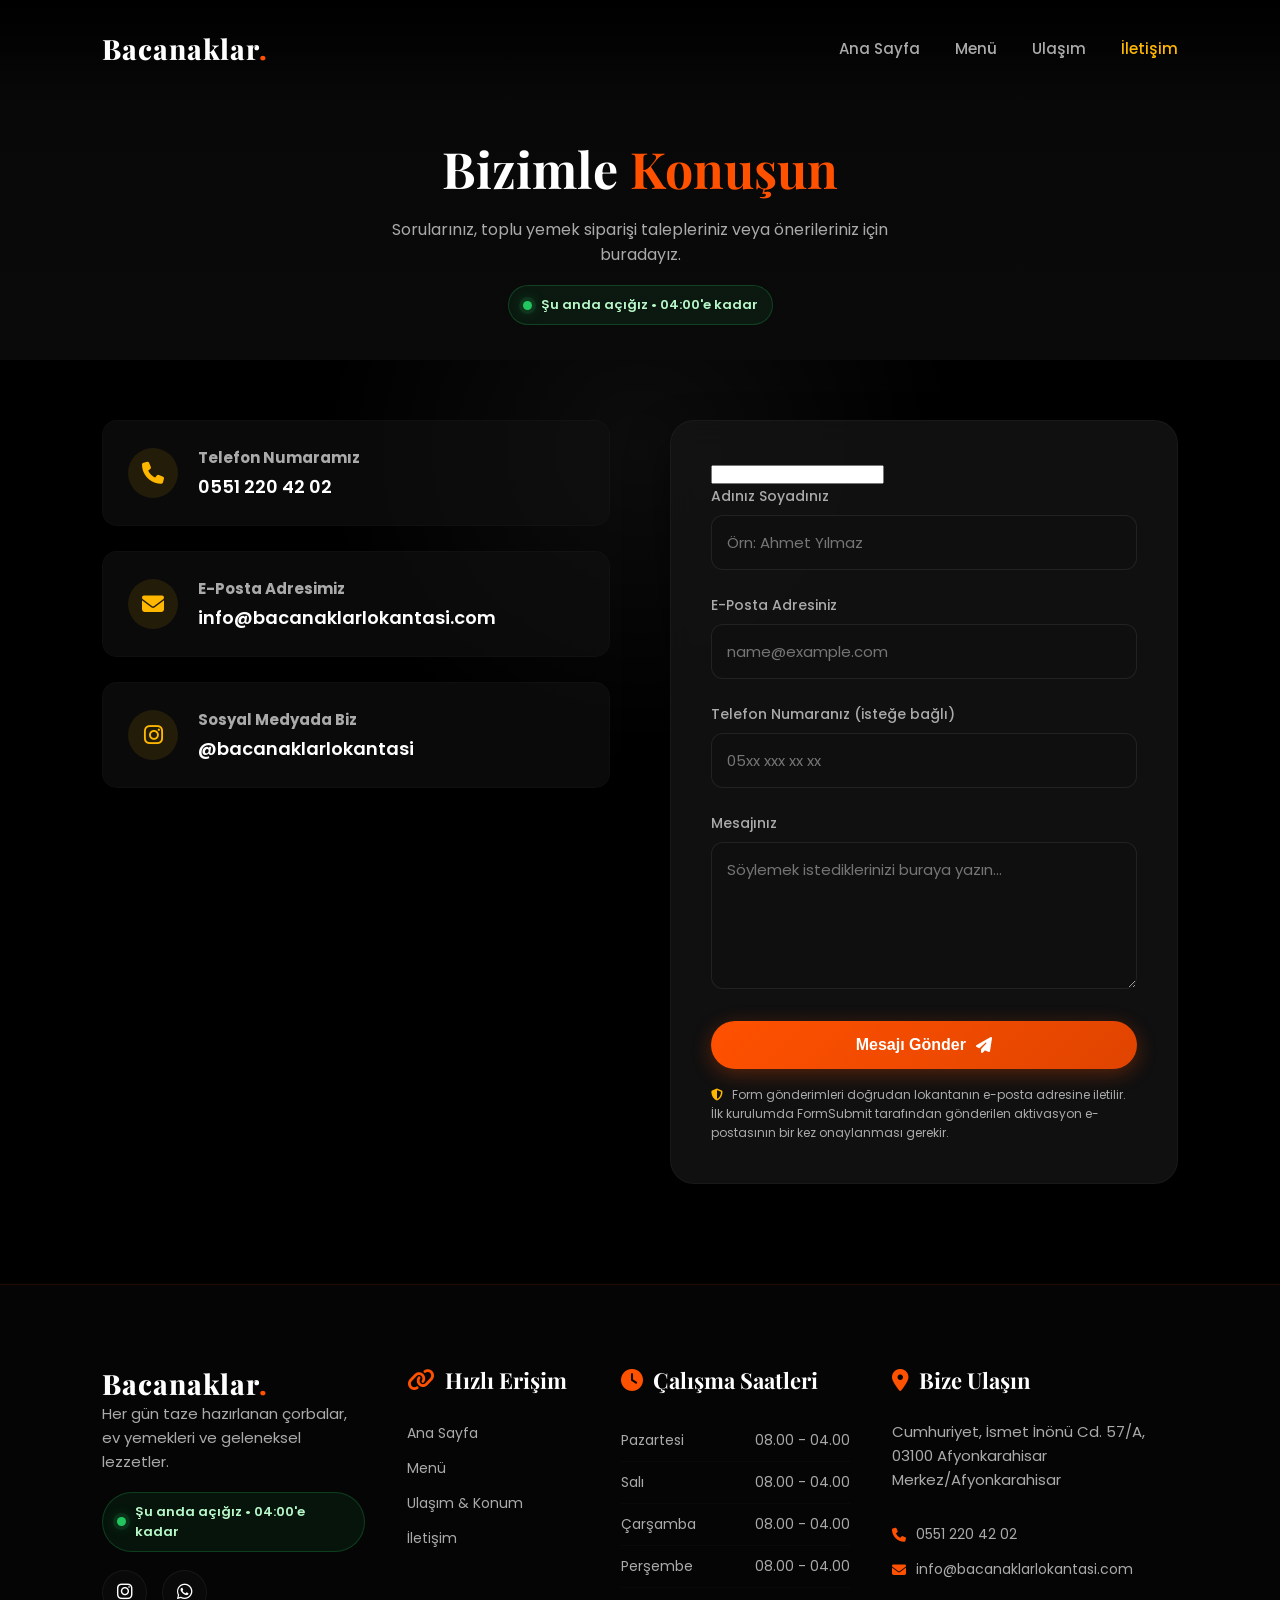
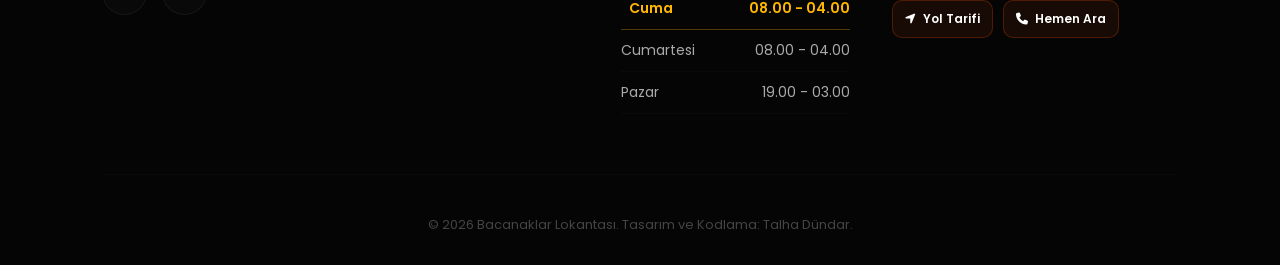
<file: iletisim.html>
<!DOCTYPE html>
<html lang="tr">
<head>
    <meta charset="UTF-8">
    <meta name="viewport" content="width=device-width, initial-scale=1.0">
    <title>İletişim | Bacanaklar Lokantası Afyonkarahisar</title>
    <!-- BACANAKLAR SEO START -->
    <meta name="description" content="Bacanaklar Lokantası iletişim: 0551 220 42 02, WhatsApp, e-posta ve mesaj formu. Sipariş, toplu yemek ve bilgi talepleriniz için bize ulaşın.">
    <meta name="robots" content="index,follow,max-image-preview:large">
    <meta name="theme-color" content="#050505">
    <link rel="canonical" href="https://bacanaklarlokantasi.vercel.app/iletisim.html">
    <link rel="icon" type="image/png" href="/assets/images/favicon.png">
    <link rel="apple-touch-icon" href="/assets/images/favicon.png">

    <meta property="og:locale" content="tr_TR">
    <meta property="og:type" content="website">
    <meta property="og:site_name" content="Bacanaklar Lokantası">
    <meta property="og:title" content="İletişim | Bacanaklar Lokantası Afyonkarahisar">
    <meta property="og:description" content="Bacanaklar Lokantası iletişim: 0551 220 42 02, WhatsApp, e-posta ve mesaj formu. Sipariş, toplu yemek ve bilgi talepleriniz için bize ulaşın.">
    <meta property="og:url" content="https://bacanaklarlokantasi.vercel.app/iletisim.html">
    <meta property="og:image" content="https://bacanaklarlokantasi.vercel.app/assets/images/bacanaklarlokanta-social.png">
    <meta property="og:image:alt" content="Bacanaklar Lokantası geleneksel lezzetleri">

    <meta name="twitter:card" content="summary_large_image">
    <meta name="twitter:title" content="İletişim | Bacanaklar Lokantası Afyonkarahisar">
    <meta name="twitter:description" content="Bacanaklar Lokantası iletişim: 0551 220 42 02, WhatsApp, e-posta ve mesaj formu. Sipariş, toplu yemek ve bilgi talepleriniz için bize ulaşın.">
    <meta name="twitter:image" content="https://bacanaklarlokantasi.vercel.app/assets/images/bacanaklarlokanta-social.png">

    <script type="application/ld+json">
{
  "@context": "https://schema.org",
  "@type": "Restaurant",
  "@id": "https://bacanaklarlokantasi.vercel.app/#restaurant",
  "name": "Bacanaklar Lokantası",
  "url": "https://bacanaklarlokantasi.vercel.app/",
  "telephone": "+90 551 220 42 02",
  "email": "info@bacanaklarlokantasi.com",
  "image": [
    "https://bacanaklarlokantasi.vercel.app/assets/images/bacanaklarlokanta-social.png",
    "https://bacanaklarlokantasi.vercel.app/assets/images/kellepaca.webp"
  ],
  "logo": "https://bacanaklarlokantasi.vercel.app/assets/images/bacanaklarlokanta-social.png",
  "priceRange": "₺₺",
  "servesCuisine": [
    "Türk Mutfağı",
    "Ev Yemekleri",
    "Çorba"
  ],
  "menu": "https://bacanaklarlokantasi.vercel.app/menu.html",
  "address": {
    "@type": "PostalAddress",
    "streetAddress": "Cumhuriyet, İsmet İnönü Cd. 57/A",
    "postalCode": "03100",
    "addressLocality": "Afyonkarahisar Merkez",
    "addressRegion": "Afyonkarahisar",
    "addressCountry": "TR"
  },
  "geo": {
    "@type": "GeoCoordinates",
    "latitude": 38.7551238,
    "longitude": 30.5512127
  },
  "hasMap": "https://www.google.com/maps/place/Bacanaklar+lokantas%C4%B1/@38.7551238,30.5512127,17z/",
  "sameAs": [
    "https://www.instagram.com/bacanaklarlokantasi/"
  ],
  "openingHours": [
    "Mo-Sa 08:00-04:00",
    "Su 19:00-03:00"
  ]
}
    </script>
    <!-- BACANAKLAR SEO END -->

    <link rel="preconnect" href="https://fonts.googleapis.com">
    <link rel="preconnect" href="https://fonts.gstatic.com" crossorigin>
    <link rel="preconnect" href="https://cdnjs.cloudflare.com" crossorigin>
    <link href="https://fonts.googleapis.com/css2?family=Playfair+Display:wght@600;800&family=Poppins:wght@300;400;500;600;700&display=swap" rel="stylesheet">
    <link rel="stylesheet" href="https://cdnjs.cloudflare.com/ajax/libs/font-awesome/6.4.0/css/all.min.css">
    <link rel="stylesheet" href="style.css">
</head>
<body>

    <nav class="navbar">
        <a href="index.html" class="logo">Bacanaklar<span>.</span></a>

        <button class="nav-toggle" type="button" aria-label="Menüyü aç/kapat" aria-expanded="false">
            <i class="fa-solid fa-bars"></i>
        </button>
        <ul class="nav-links">
            <li><a href="index.html">Ana Sayfa</a></li>
            <li><a href="menu.html">Menü</a></li>
            <li><a href="ulasim.html">Ulaşım</a></li>
            <li><a href="iletisim.html" class="active">İletişim</a></li>
        </ul>
    </nav>

    <section class="menu-page-hero" style="background: linear-gradient(to bottom, rgba(10,10,10,0.7), #0a0a0a), url('https://images.unsplash.com/photo-1534536281715-e28d76689b4d?q=80&w=1200&auto=format&fit=crop') center/cover;">
        <div class="menu-hero-text">
            <h1 class="animate-fade-up">Bizimle <span>Konuşun</span></h1>
            <p class="animate-fade-up delay-1">Sorularınız, toplu yemek siparişi talepleriniz veya önerileriniz için buradayız.</p>
            <div class="restaurant-status hero-status page-hero-status" data-restaurant-status aria-live="polite">
                <span class="status-dot" aria-hidden="true"></span>
                <span class="status-text">Çalışma durumu hesaplanıyor…</span>
            </div>
        </div>
    </section>

    <section class="contact-page-section">
        <div class="contact-grid">
            
            <div class="contact-methods animate-fade-up delay-2">
                <a class="c-method-box c-method-link" href="tel:+905512204202">
                    <i class="fa-solid fa-phone"></i>
                    <div>
                        <h4>Telefon Numaramız</h4>
                        <p>0551 220 42 02</p>
                    </div>
                </a>
                <a class="c-method-box c-method-link" href="mailto:info@bacanaklarlokantasi.com">
                    <i class="fa-solid fa-envelope"></i>
                    <div>
                        <h4>E-Posta Adresimiz</h4>
                        <p>info@bacanaklarlokantasi.com</p>
                    </div>
                </a>
                <a class="c-method-box c-method-link" href="https://www.instagram.com/bacanaklarlokantasi/" target="_blank" rel="noopener noreferrer">
                    <i class="fa-brands fa-instagram"></i>
                    <div>
                        <h4>Sosyal Medyada Biz</h4>
                        <p>@bacanaklarlokantasi</p>
                    </div>
                </a>
            </div>

            <div class="contact-form-container animate-fade-up delay-3">
                <form class="glowing-form" id="contact-form" action="https://formsubmit.co/info@bacanaklarlokantasi.com" method="POST">
                    <input type="hidden" name="_subject" value="Bacanaklar web sitesi yeni mesaj">
                    <input type="hidden" name="_next" value="https://bacanaklarlokantasi.vercel.app/iletisim.html?sent=1">
                    <input type="hidden" name="_template" value="table">
                    <input type="hidden" name="_captcha" value="false">
                    <input type="text" name="_honey" class="form-honeypot" tabindex="-1" autocomplete="off" aria-hidden="true">
                    <div class="form-group">
                        <label for="name">Adınız Soyadınız</label>
                        <input type="text" id="name" name="name" autocomplete="name" placeholder="Örn: Ahmet Yılmaz" required>
                    </div>
                    <div class="form-group">
                        <label for="email">E-Posta Adresiniz</label>
                        <input type="email" id="email" name="email" autocomplete="email" placeholder="name@example.com" required>
                    </div>
                    <div class="form-group">
                        <label for="phone">Telefon Numaranız <span class="optional-label">(isteğe bağlı)</span></label>
                        <input type="tel" id="phone" name="phone" autocomplete="tel" inputmode="tel" placeholder="05xx xxx xx xx">
                    </div>
                    <div class="form-group">
                        <label for="message">Mesajınız</label>
                        <textarea id="message" name="message" rows="5" placeholder="Söylemek istediklerinizi buraya yazın..." required></textarea>
                    </div>
                    <button type="submit" class="btn btn-primary" style="width: 100%; justify-content: center;">
                        Mesajı Gönder <i class="fa-solid fa-paper-plane"></i>
                    </button>
                </form>
                <div id="form-status" class="form-status" role="status" aria-live="polite"></div>
                <p class="form-note"><i class="fa-solid fa-shield-halved"></i> Form gönderimleri doğrudan lokantanın e-posta adresine iletilir. İlk kurulumda FormSubmit tarafından gönderilen aktivasyon e-postasının bir kez onaylanması gerekir.</p>
            </div>

        </div>
    </section>

    <footer class="site-footer" id="footer">
        <div class="footer-container footer-container-v2">
            <div class="footer-info">
                <a href="index.html" class="logo">Bacanaklar<span>.</span></a>
                <p class="footer-tagline">Her gün taze hazırlanan çorbalar, ev yemekleri ve geleneksel lezzetler.</p>
                <div class="restaurant-status footer-status" data-restaurant-status aria-live="polite">
                    <span class="status-dot" aria-hidden="true"></span>
                    <span class="status-text">Çalışma durumu hesaplanıyor…</span>
                </div>
                <div class="social-links">
                    <a href="https://www.instagram.com/bacanaklarlokantasi/" target="_blank" rel="noopener noreferrer" aria-label="Bacanaklar Lokantası Instagram">
                        <i class="fa-brands fa-instagram"></i>
                    </a>
                    <a href="https://wa.me/905512204202?text=Merhaba%20Bacanaklar%20Lokantas%C4%B1%2C%20bilgi%20almak%20istiyorum." target="_blank" rel="noopener noreferrer" aria-label="Bacanaklar Lokantası WhatsApp">
                        <i class="fa-brands fa-whatsapp"></i>
                    </a>
                </div>
            </div>

            <div class="footer-links">
                <h3><i class="fa-solid fa-link"></i> Hızlı Erişim</h3>
                <ul class="footer-link-list">
                    <li><a href="index.html">Ana Sayfa</a></li>
                    <li><a href="menu.html">Menü</a></li>
                    <li><a href="ulasim.html">Ulaşım & Konum</a></li>
                    <li><a href="iletisim.html">İletişim</a></li>
                </ul>
            </div>

            <div class="footer-hours">
                <h3><i class="fa-solid fa-clock"></i> Çalışma Saatleri</h3>
                <ul class="hours-list">
                    <li class="day-row" data-day="1"><span>Pazartesi</span> <span>08.00 - 04.00</span></li>
                    <li class="day-row" data-day="2"><span>Salı</span> <span>08.00 - 04.00</span></li>
                    <li class="day-row" data-day="3"><span>Çarşamba</span> <span>08.00 - 04.00</span></li>
                    <li class="day-row" data-day="4"><span>Perşembe</span> <span>08.00 - 04.00</span></li>
                    <li class="day-row" data-day="5"><span>Cuma</span> <span>08.00 - 04.00</span></li>
                    <li class="day-row" data-day="6"><span>Cumartesi</span> <span>08.00 - 04.00</span></li>
                    <li class="day-row" data-day="0"><span>Pazar</span> <span>19.00 - 03.00</span></li>
                </ul>
            </div>

            <div class="footer-contact">
                <h3><i class="fa-solid fa-location-dot"></i> Bize Ulaşın</h3>
                <p class="address-text">Cumhuriyet, İsmet İnönü Cd. 57/A, 03100 Afyonkarahisar Merkez/Afyonkarahisar</p>
                <ul class="footer-contact-list">
                    <li><a href="tel:+905512204202"><i class="fa-solid fa-phone"></i> 0551 220 42 02</a></li>
                    <li><a href="mailto:info@bacanaklarlokantasi.com"><i class="fa-solid fa-envelope"></i> info@bacanaklarlokantasi.com</a></li>
                </ul>
                <div class="footer-cta-row">
                    <a class="footer-mini-btn" href="https://www.google.com/maps/dir/?api=1&destination=Bacanaklar%20Lokantas%C4%B1%2C%20Afyonkarahisar" target="_blank" rel="noopener noreferrer">
                        <i class="fa-solid fa-location-arrow"></i> Yol Tarifi
                    </a>
                    <a class="footer-mini-btn" href="tel:+905512204202">
                        <i class="fa-solid fa-phone"></i> Hemen Ara
                    </a>
                </div>
            </div>
        </div>

        <div class="footer-bottom">
            <p>© 2026 Bacanaklar Lokantası. Tasarım ve Kodlama: Talha Dündar.</p>
        </div>
    </footer>


    <div class="mobile-action-bar" aria-label="Hızlı işlemler">
        <a href="tel:+905512204202" class="mobile-action">
            <i class="fa-solid fa-phone"></i><span>Ara</span>
        </a>
        <a href="https://wa.me/905512204202?text=Merhaba%20Bacanaklar%20Lokantas%C4%B1%2C%20bilgi%20almak%20istiyorum." target="_blank" rel="noopener noreferrer" class="mobile-action">
            <i class="fa-brands fa-whatsapp"></i><span>WhatsApp</span>
        </a>
        <a href="https://www.google.com/maps/dir/?api=1&destination=Bacanaklar%20Lokantas%C4%B1%2C%20Afyonkarahisar" target="_blank" rel="noopener noreferrer" class="mobile-action">
            <i class="fa-solid fa-location-arrow"></i><span>Yol Tarifi</span>
        </a>
    </div>

    <script src="script.js"></script>
</body>
</html>
</file>
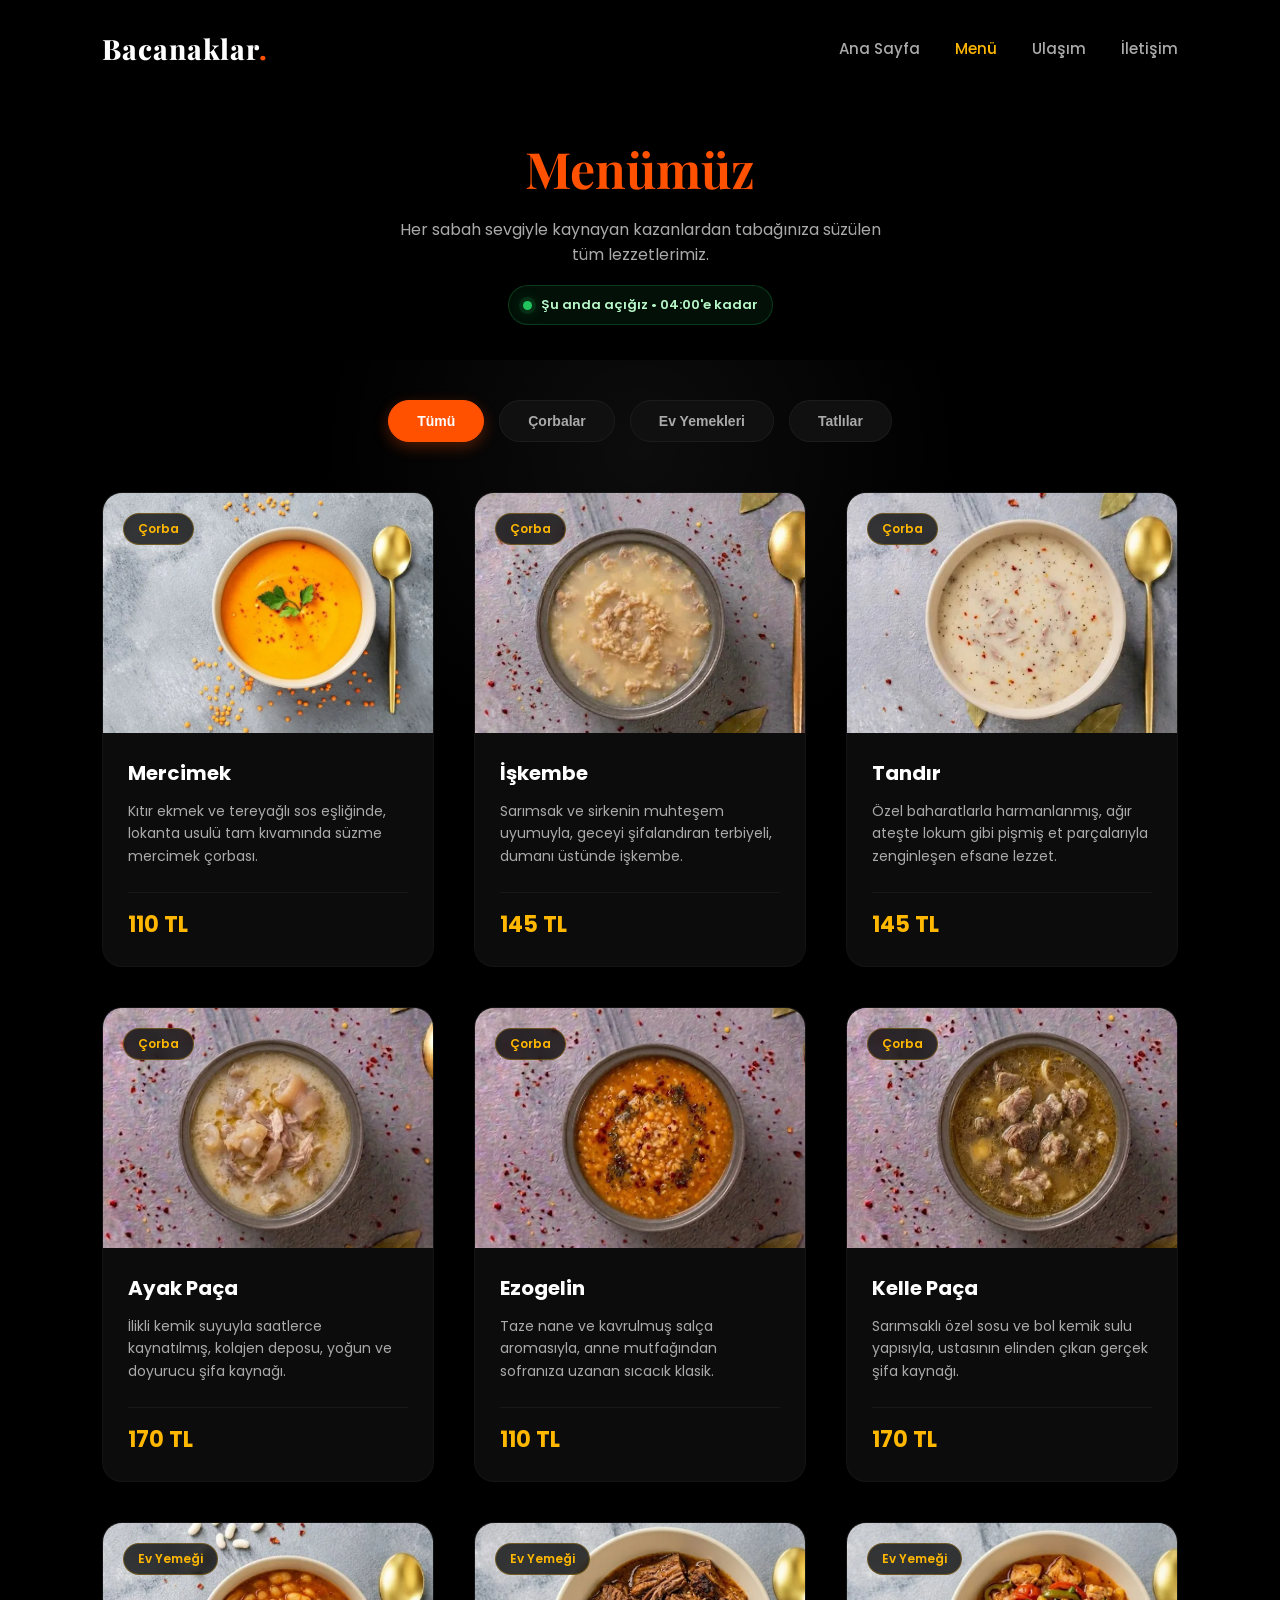
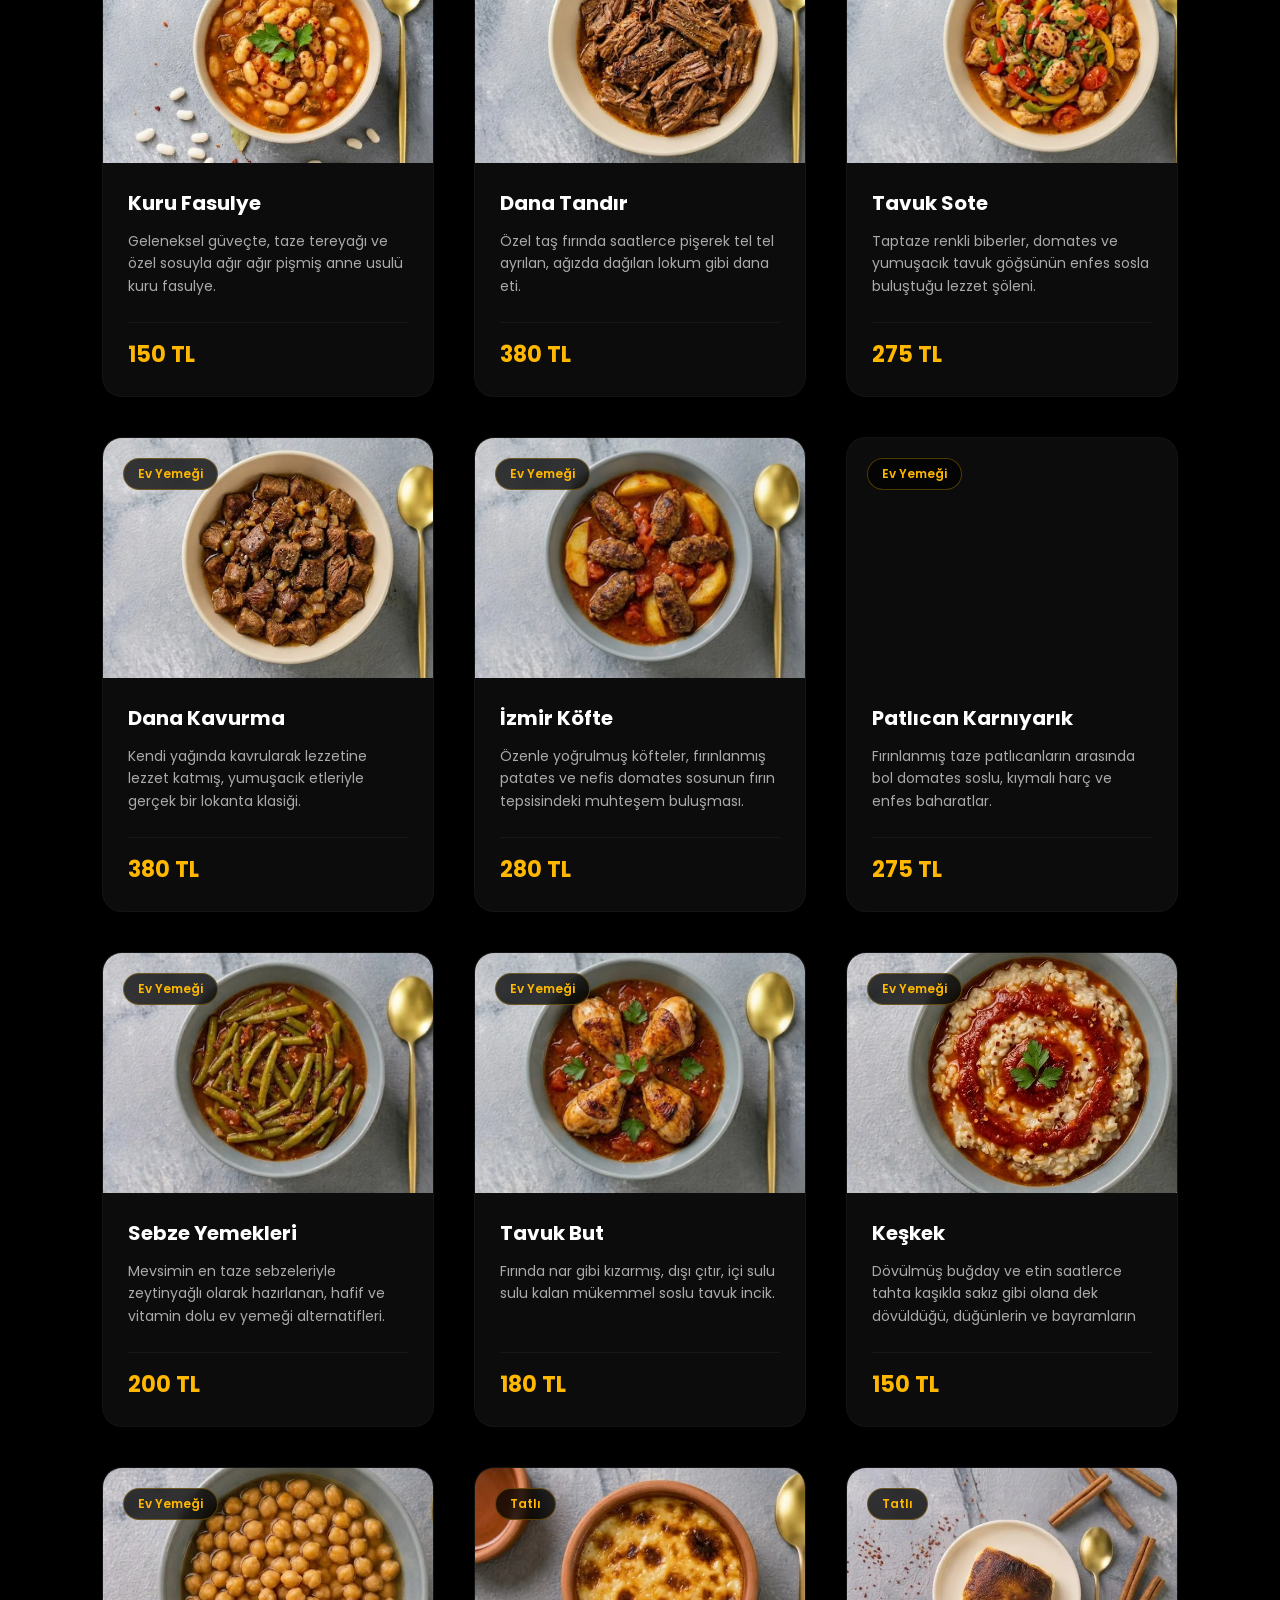
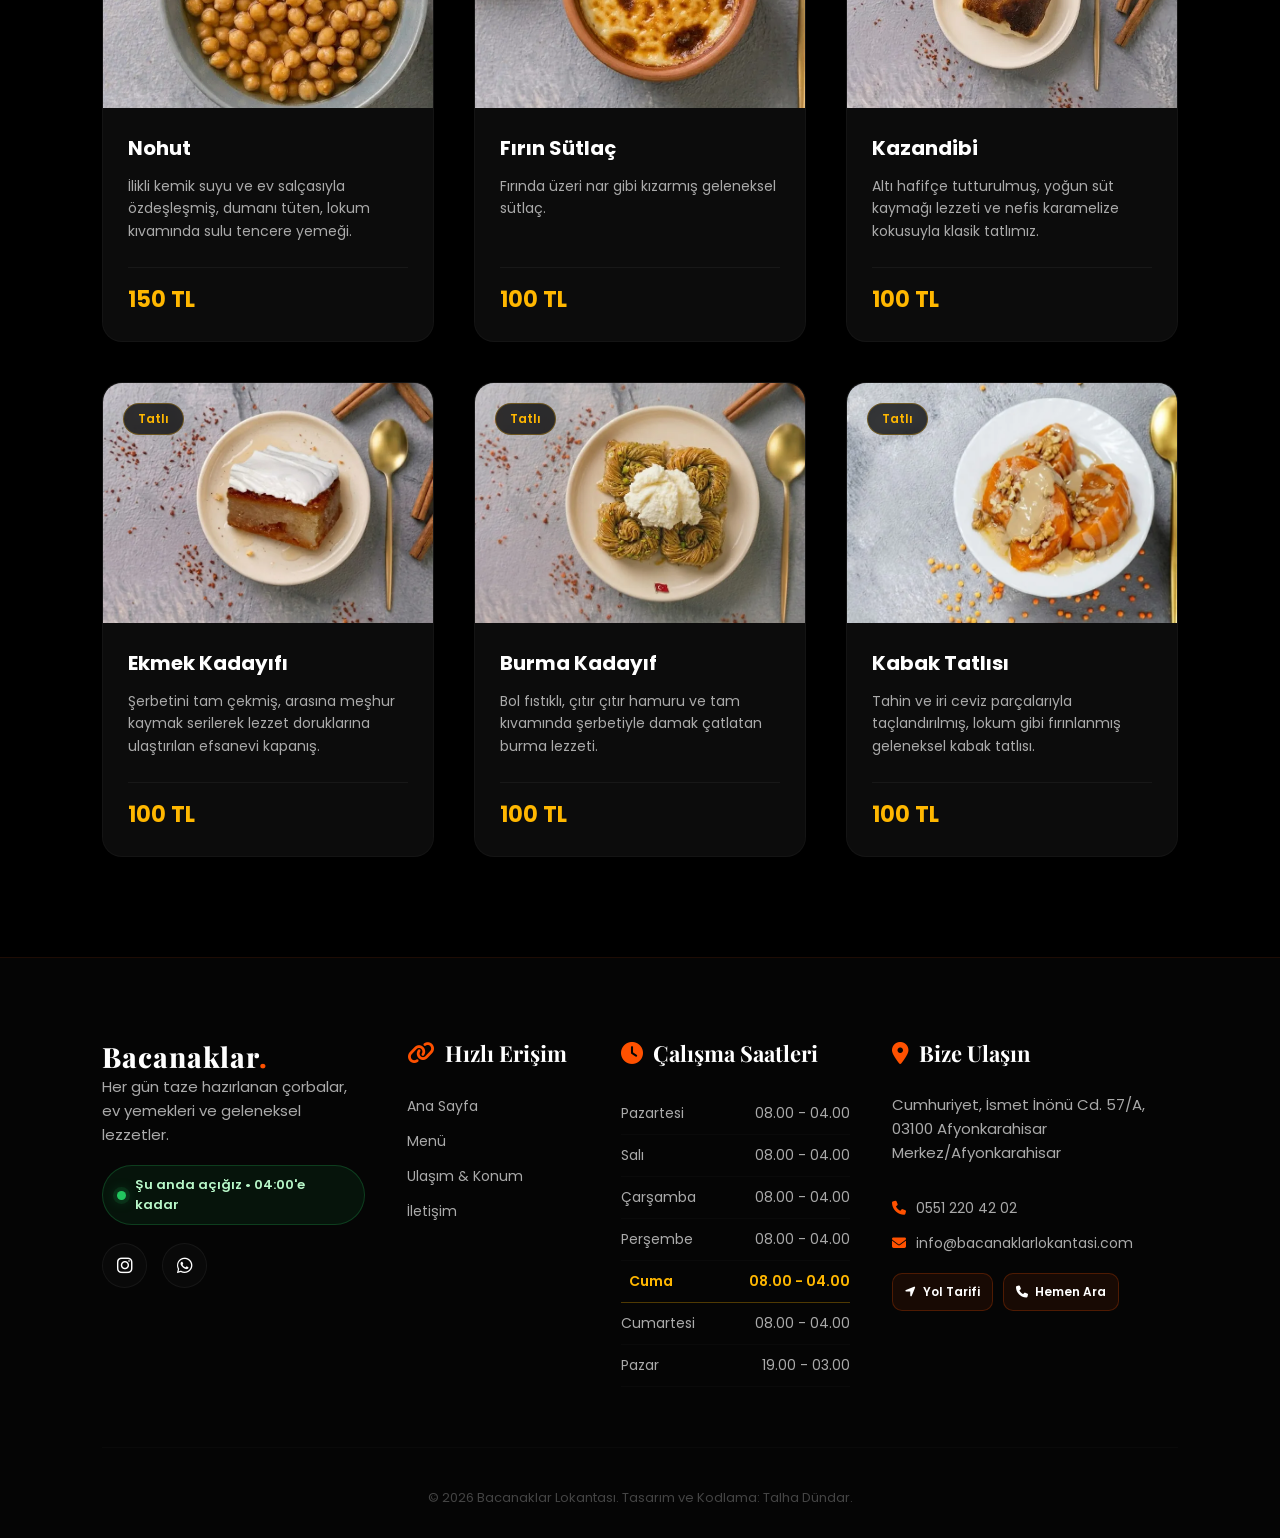
<file: menu.html>
<!DOCTYPE html>
<html lang="tr">
<head>
    <meta charset="UTF-8">
    <meta name="viewport" content="width=device-width, initial-scale=1.0">
    <title>Menü | Bacanaklar Lokantası Afyonkarahisar</title>
    <!-- BACANAKLAR SEO START -->
    <meta name="description" content="Bacanaklar Lokantası menüsü: mercimek, işkembe, tandır, kelle paça çorbaları; dana tandır, kuru fasulye, ev yemekleri ve geleneksel tatlılar.">
    <meta name="robots" content="index,follow,max-image-preview:large">
    <meta name="theme-color" content="#050505">
    <link rel="canonical" href="https://bacanaklarlokantasi.vercel.app/menu.html">
    <link rel="icon" type="image/png" href="/assets/images/favicon.png">
    <link rel="apple-touch-icon" href="/assets/images/favicon.png">

    <meta property="og:locale" content="tr_TR">
    <meta property="og:type" content="website">
    <meta property="og:site_name" content="Bacanaklar Lokantası">
    <meta property="og:title" content="Menü | Bacanaklar Lokantası Afyonkarahisar">
    <meta property="og:description" content="Bacanaklar Lokantası menüsü: mercimek, işkembe, tandır, kelle paça çorbaları; dana tandır, kuru fasulye, ev yemekleri ve geleneksel tatlılar.">
    <meta property="og:url" content="https://bacanaklarlokantasi.vercel.app/menu.html">
    <meta property="og:image" content="https://bacanaklarlokantasi.vercel.app/assets/images/bacanaklarlokanta-social.png">
    <meta property="og:image:alt" content="Bacanaklar Lokantası geleneksel lezzetleri">

    <meta name="twitter:card" content="summary_large_image">
    <meta name="twitter:title" content="Menü | Bacanaklar Lokantası Afyonkarahisar">
    <meta name="twitter:description" content="Bacanaklar Lokantası menüsü: mercimek, işkembe, tandır, kelle paça çorbaları; dana tandır, kuru fasulye, ev yemekleri ve geleneksel tatlılar.">
    <meta name="twitter:image" content="https://bacanaklarlokantasi.vercel.app/assets/images/bacanaklarlokanta-social.png">

    <script type="application/ld+json">
{
  "@context": "https://schema.org",
  "@type": "Restaurant",
  "@id": "https://bacanaklarlokantasi.vercel.app/#restaurant",
  "name": "Bacanaklar Lokantası",
  "url": "https://bacanaklarlokantasi.vercel.app/",
  "telephone": "+90 551 220 42 02",
  "email": "info@bacanaklarlokantasi.com",
  "image": [
    "https://bacanaklarlokantasi.vercel.app/assets/images/bacanaklarlokanta-social.png",
    "https://bacanaklarlokantasi.vercel.app/assets/images/kellepaca.webp"
  ],
  "logo": "https://bacanaklarlokantasi.vercel.app/assets/images/bacanaklarlokanta-social.png",
  "priceRange": "₺₺",
  "servesCuisine": [
    "Türk Mutfağı",
    "Ev Yemekleri",
    "Çorba"
  ],
  "menu": "https://bacanaklarlokantasi.vercel.app/menu.html",
  "address": {
    "@type": "PostalAddress",
    "streetAddress": "Cumhuriyet, İsmet İnönü Cd. 57/A",
    "postalCode": "03100",
    "addressLocality": "Afyonkarahisar Merkez",
    "addressRegion": "Afyonkarahisar",
    "addressCountry": "TR"
  },
  "geo": {
    "@type": "GeoCoordinates",
    "latitude": 38.7551238,
    "longitude": 30.5512127
  },
  "hasMap": "https://www.google.com/maps/place/Bacanaklar+lokantas%C4%B1/@38.7551238,30.5512127,17z/",
  "sameAs": [
    "https://www.instagram.com/bacanaklarlokantasi/"
  ],
  "openingHours": [
    "Mo-Sa 08:00-04:00",
    "Su 19:00-03:00"
  ]
}
    </script>
    <!-- BACANAKLAR SEO END -->

    <link rel="preconnect" href="https://fonts.googleapis.com">
    <link rel="preconnect" href="https://fonts.gstatic.com" crossorigin>
    <link rel="preconnect" href="https://cdnjs.cloudflare.com" crossorigin>
    <link href="https://fonts.googleapis.com/css2?family=Playfair+Display:wght@600;800&family=Poppins:wght@300;400;500;600;700&display=swap" rel="stylesheet">
    <link rel="stylesheet" href="https://cdnjs.cloudflare.com/ajax/libs/font-awesome/6.4.0/css/all.min.css">
    <link rel="stylesheet" href="style.css">
</head>
<body>

    <nav class="navbar">
        <a href="index.html" class="logo">Bacanaklar<span>.</span></a>

        <button class="nav-toggle" type="button" aria-label="Menüyü aç/kapat" aria-expanded="false">
            <i class="fa-solid fa-bars"></i>
        </button>
        <ul class="nav-links">
            <li><a href="index.html">Ana Sayfa</a></li>
            <li><a href="menu.html" class="active">Menü</a></li>
            <li><a href="ulasim.html">Ulaşım</a></li>
            <li><a href="iletisim.html">İletişim</a></li>
        </ul>
    </nav>

    <section class="menu-page-hero">
        <div class="menu-hero-text">
            <h1 class="animate-fade-up"><span>Menümüz</span></h1>
            <p class="animate-fade-up delay-1">Her sabah sevgiyle kaynayan kazanlardan tabağınıza süzülen tüm lezzetlerimiz.</p>
            <div class="restaurant-status hero-status page-hero-status" data-restaurant-status aria-live="polite">
                <span class="status-dot" aria-hidden="true"></span>
                <span class="status-text">Çalışma durumu hesaplanıyor…</span>
            </div>
        </div>
    </section>

    <section class="menu-filter-section">
        <div class="filter-buttons animate-fade-up delay-2">
            <button class="filter-btn active" data-filter="all">Tümü</button>
            <button class="filter-btn" data-filter="corba">Çorbalar</button>
            <button class="filter-btn" data-filter="ev-yemegi">Ev Yemekleri</button>
            <button class="filter-btn" data-filter="tatli">Tatlılar</button>
        </div>

        <div class="menu-grid menu-page-grid animate-fade-up delay-3">
            
            <!-- ÇORBALAR -->
            <div class="menu-card filter-item" data-category="corba">
                <div class="card-img-container">
                    <img src="assets/images/mercimek.webp" alt="Mercimek Çorbası" loading="lazy" decoding="async" width="800" height="600">
                    <span class="card-badge">Çorba</span>
                </div>
                <div class="card-info">
                    <h3>Mercimek</h3>
                    <p>Kıtır ekmek ve tereyağlı sos eşliğinde, lokanta usulü tam kıvamında süzme mercimek çorbası.</p>
                    <div class="card-footer"><span class="price">110 TL</span></div>
                </div>
            </div>

             <div class="menu-card filter-item" data-category="corba">
                <div class="card-img-container">
                    <img src="assets/images/iskembe.webp" alt="İşkembe Çorbası" loading="lazy" decoding="async" width="667" height="358">
                    <span class="card-badge">Çorba</span>
                </div>
                <div class="card-info">
                    <h3>İşkembe</h3>
                    <p>Sarımsak ve sirkenin muhteşem uyumuyla, geceyi şifalandıran terbiyeli, dumanı üstünde işkembe.</p>
                    <div class="card-footer"><span class="price">145 TL</span></div>
                </div>
            </div>

             <div class="menu-card filter-item" data-category="corba">
                <div class="card-img-container">
                    <img src="assets/images/tandircorbasi.webp" alt="Tandır Çorbası" loading="lazy" decoding="async" width="679" height="360">
                    <span class="card-badge">Çorba</span>
                </div>
                <div class="card-info">
                    <h3>Tandır</h3>
                    <p>Özel baharatlarla harmanlanmış, ağır ateşte lokum gibi pişmiş et parçalarıyla zenginleşen efsane lezzet.</p>
                    <div class="card-footer"><span class="price">145 TL</span></div>
                </div>
            </div>

            <div class="menu-card filter-item" data-category="corba">
                <div class="card-img-container">
                    <img src="assets/images/ayakpaca.webp" alt="Ayak Paça Çorbası" loading="lazy" decoding="async" width="852" height="492">
                    <span class="card-badge">Çorba</span>
                </div>
                <div class="card-info">
                    <h3>Ayak Paça</h3>
                    <p>İlikli kemik suyuyla saatlerce kaynatılmış, kolajen deposu, yoğun ve doyurucu şifa kaynağı.</p>
                    <div class="card-footer"><span class="price">170 TL</span></div>
                </div>
            </div>

            <div class="menu-card filter-item" data-category="corba">
                <div class="card-img-container">
                    <img src="assets/images/ezogelin.webp" alt="Ezogelin Çorbası" loading="lazy" decoding="async" width="899" height="496">
                    <span class="card-badge">Çorba</span>
                </div>
                <div class="card-info">
                    <h3>Ezogelin</h3>
                    <p>Taze nane ve kavrulmuş salça aromasıyla, anne mutfağından sofranıza uzanan sıcacık klasik.</p>
                    <div class="card-footer"><span class="price">110 TL</span></div>
                </div>
            </div>

            <div class="menu-card filter-item" data-category="corba">
                <div class="card-img-container">
                    <img src="assets/images/kellepaca.webp" alt="Kelle Paça Çorbası" loading="lazy" decoding="async" width="893" height="564">
                    <span class="card-badge">Çorba</span>
                </div>
                <div class="card-info">
                    <h3>Kelle Paça</h3>
                    <p>Sarımsaklı özel sosu ve bol kemik sulu yapısıyla, ustasının elinden çıkan gerçek şifa kaynağı.</p>
                    <div class="card-footer"><span class="price">170 TL</span></div>
                </div>
            </div>

            <!-- EV YEMEKLERİ -->
            <div class="menu-card filter-item" data-category="ev-yemegi">
                <div class="card-img-container">
                    <img src="assets/images/kurufasulye.webp" alt="Kuru Fasulye" loading="lazy" decoding="async" width="700" height="383">
                    <span class="card-badge">Ev Yemeği</span>
                </div>
                <div class="card-info">
                    <h3>Kuru Fasulye</h3>
                    <p>Geleneksel güveçte, taze tereyağı ve özel sosuyla ağır ağır pişmiş anne usulü kuru fasulye.</p>
                    <div class="card-footer"><span class="price">150 TL</span></div>
                </div>
            </div>

            <div class="menu-card filter-item" data-category="ev-yemegi">
                <div class="card-img-container">
                    <img src="assets/images/danatandir.webp" alt="Dana Tandır" loading="lazy" decoding="async" width="901" height="569">
                    <span class="card-badge">Ev Yemeği</span>
                </div>
                <div class="card-info">
                    <h3>Dana Tandır</h3>
                    <p>Özel taş fırında saatlerce pişerek tel tel ayrılan, ağızda dağılan lokum gibi dana eti.</p>
                    <div class="card-footer"><span class="price">380 TL</span></div>
                </div>
            </div>

            <div class="menu-card filter-item" data-category="ev-yemegi">
                <div class="card-img-container">
                    <img src="assets/images/tavuksote.webp" alt="Tavuk Sote" loading="lazy" decoding="async" width="837" height="550">
                    <span class="card-badge">Ev Yemeği</span>
                </div>
                <div class="card-info">
                    <h3>Tavuk Sote</h3>
                    <p>Taptaze renkli biberler, domates ve yumuşacık tavuk göğsünün enfes sosla buluştuğu lezzet şöleni.</p>
                    <div class="card-footer"><span class="price">275 TL</span></div>
                </div>
            </div>

            <div class="menu-card filter-item" data-category="ev-yemegi">
                <div class="card-img-container">
                    <img src="assets/images/danakavurma.webp" alt="Dana Kavurma" loading="lazy" decoding="async" width="801" height="581">
                    <span class="card-badge">Ev Yemeği</span>
                </div>
                <div class="card-info">
                    <h3>Dana Kavurma</h3>
                    <p>Kendi yağında kavrularak lezzetine lezzet katmış, yumuşacık etleriyle gerçek bir lokanta klasiği.</p>
                    <div class="card-footer"><span class="price">380 TL</span></div>
                </div>
            </div>

            <div class="menu-card filter-item" data-category="ev-yemegi">
                <div class="card-img-container">
                    <img src="assets/images/izmirkofte.webp" alt="İzmir Köfte" loading="lazy" decoding="async" width="776" height="546">
                    <span class="card-badge">Ev Yemeği</span>
                </div>
                <div class="card-info">
                    <h3>İzmir Köfte</h3>
                    <p>Özenle yoğrulmuş köfteler, fırınlanmış patates ve nefis domates sosunun fırın tepsisindeki muhteşem buluşması.</p>
                    <div class="card-footer"><span class="price">280 TL</span></div>
                </div>
            </div>

            <div class="menu-card filter-item" data-category="ev-yemegi">
                <div class="card-img-container">
                    <img src="assets/images/karniyarik.webp" alt="Patlıcan Karnıyarık" loading="lazy" decoding="async" width="816" height="549">
                    <span class="card-badge">Ev Yemeği</span>
                </div>
                <div class="card-info">
                    <h3>Patlıcan Karnıyarık</h3>
                    <p>Fırınlanmış taze patlıcanların arasında bol domates soslu, kıymalı harç ve enfes baharatlar.</p>
                    <div class="card-footer"><span class="price">275 TL</span></div>
                </div>
            </div>

            <div class="menu-card filter-item" data-category="ev-yemegi">
                <div class="card-img-container">
                    <img src="assets/images/sebzeyemekleri.webp" alt="Sebze Yemekleri" loading="lazy" decoding="async" width="785" height="536">
                    <span class="card-badge">Ev Yemeği</span>
                </div>
                <div class="card-info">
                    <h3>Sebze Yemekleri</h3>
                    <p>Mevsimin en taze sebzeleriyle zeytinyağlı olarak hazırlanan, hafif ve vitamin dolu ev yemeği alternatifleri.</p>
                    <div class="card-footer"><span class="price">200 TL</span></div>
                </div>
            </div>

            <div class="menu-card filter-item" data-category="ev-yemegi">
                <div class="card-img-container">
                    <img src="assets/images/tavukbut.webp" alt="Tavuk But" loading="lazy" decoding="async" width="718" height="530">
                    <span class="card-badge">Ev Yemeği</span>
                </div>
                <div class="card-info">
                    <h3>Tavuk But</h3>
                    <p>Fırında nar gibi kızarmış, dışı çıtır, içi sulu sulu kalan mükemmel soslu tavuk incik.</p>
                    <div class="card-footer"><span class="price">180 TL</span></div>
                </div>
            </div>

            <div class="menu-card filter-item" data-category="ev-yemegi">
                <div class="card-img-container">
                    <img src="assets/images/keskek.webp" alt="Keşkek" loading="lazy" decoding="async" width="656" height="633">
                    <span class="card-badge">Ev Yemeği</span>
                </div>
                <div class="card-info">
                    <h3>Keşkek</h3>
                    <p>Dövülmüş buğday ve etin saatlerce tahta kaşıkla sakız gibi olana dek dövüldüğü, düğünlerin ve bayramların baş tacı.</p> 
                    <div class="card-footer"><span class="price">150 TL</span></div>
                </div>
            </div>

            <div class="menu-card filter-item" data-category="ev-yemegi">
                <div class="card-img-container">
                    <img src="assets/images/nohut.webp" alt="Nohut" loading="lazy" decoding="async" width="608" height="574">
                    <span class="card-badge">Ev Yemeği</span>
                </div>
                <div class="card-info">
                    <h3>Nohut</h3>
                    <p>İlikli kemik suyu ve ev salçasıyla özdeşleşmiş, dumanı tüten, lokum kıvamında sulu tencere yemeği.</p>
                    <div class="card-footer"><span class="price">150 TL</span></div>
                </div>
            </div>

            <!-- TATLILAR -->
            <div class="menu-card filter-item" data-category="tatli">
                <div class="card-img-container">
                    <img src="assets/images/sutlac.webp" alt="Fırın Sütlaç" loading="lazy" decoding="async" width="582" height="558">
                    <span class="card-badge">Tatlı</span>
                </div>
                <div class="card-info">
                    <h3>Fırın Sütlaç</h3>
                    <p>Fırında üzeri nar gibi kızarmış geleneksel sütlaç.</p>
                    <div class="card-footer"><span class="price">100 TL</span></div>
                </div>
            </div>

            <div class="menu-card filter-item" data-category="tatli">
                <div class="card-img-container">
                    <img src="assets/images/kazandibi.webp" alt="Kazandibi" loading="lazy" decoding="async" width="585" height="413">
                    <span class="card-badge">Tatlı</span>
                </div>
                <div class="card-info">
                    <h3>Kazandibi</h3>
                    <p>Altı hafifçe tutturulmuş, yoğun süt kaymağı lezzeti ve nefis karamelize kokusuyla klasik tatlımız.</p>
                    <div class="card-footer"><span class="price">100 TL</span></div>
                </div>
            </div>

            <div class="menu-card filter-item" data-category="tatli">
                <div class="card-img-container">
                    <img src="assets/images/ekmekkad.webp" alt="Ekmek Kadayıfı" loading="lazy" decoding="async" width="758" height="593">
                    <span class="card-badge">Tatlı</span>
                </div>
                <div class="card-info">
                    <h3>Ekmek Kadayıfı</h3>
                    <p>Şerbetini tam çekmiş, arasına meşhur kaymak serilerek lezzet doruklarına ulaştırılan efsanevi kapanış.</p>
                    <div class="card-footer"><span class="price">100 TL</span></div>
                </div>
            </div>

            <div class="menu-card filter-item" data-category="tatli">
                <div class="card-img-container">
                    <img src="assets/images/burmak.webp" alt="Burma Kadayıf" loading="lazy" decoding="async" width="812" height="531">
                    <span class="card-badge">Tatlı</span>
                </div>
                <div class="card-info">
                    <h3>Burma Kadayıf</h3>
                    <p>Bol fıstıklı, çıtır çıtır hamuru ve tam kıvamında şerbetiyle damak çatlatan burma lezzeti.</p>
                    <div class="card-footer"><span class="price">100 TL</span></div>
                </div>
            </div>

            <div class="menu-card filter-item" data-category="tatli">
                <div class="card-img-container">
                    <img src="assets/images/kabak.webp" alt="Kabak Tatlısı" loading="lazy" decoding="async" width="699" height="562">
                    <span class="card-badge">Tatlı</span>
                </div>
                <div class="card-info">
                    <h3>Kabak Tatlısı</h3>
                    <p>Tahin ve iri ceviz parçalarıyla taçlandırılmış, lokum gibi fırınlanmış geleneksel kabak tatlısı.</p>
                    <div class="card-footer"><span class="price">100 TL</span></div>
                </div>
            </div>

        </div>
    </section>

    <footer class="site-footer" id="footer">
        <div class="footer-container footer-container-v2">
            <div class="footer-info">
                <a href="index.html" class="logo">Bacanaklar<span>.</span></a>
                <p class="footer-tagline">Her gün taze hazırlanan çorbalar, ev yemekleri ve geleneksel lezzetler.</p>
                <div class="restaurant-status footer-status" data-restaurant-status aria-live="polite">
                    <span class="status-dot" aria-hidden="true"></span>
                    <span class="status-text">Çalışma durumu hesaplanıyor…</span>
                </div>
                <div class="social-links">
                    <a href="https://www.instagram.com/bacanaklarlokantasi/" target="_blank" rel="noopener noreferrer" aria-label="Bacanaklar Lokantası Instagram">
                        <i class="fa-brands fa-instagram"></i>
                    </a>
                    <a href="https://wa.me/905512204202?text=Merhaba%20Bacanaklar%20Lokantas%C4%B1%2C%20bilgi%20almak%20istiyorum." target="_blank" rel="noopener noreferrer" aria-label="Bacanaklar Lokantası WhatsApp">
                        <i class="fa-brands fa-whatsapp"></i>
                    </a>
                </div>
            </div>

            <div class="footer-links">
                <h3><i class="fa-solid fa-link"></i> Hızlı Erişim</h3>
                <ul class="footer-link-list">
                    <li><a href="index.html">Ana Sayfa</a></li>
                    <li><a href="menu.html">Menü</a></li>
                    <li><a href="ulasim.html">Ulaşım & Konum</a></li>
                    <li><a href="iletisim.html">İletişim</a></li>
                </ul>
            </div>

            <div class="footer-hours">
                <h3><i class="fa-solid fa-clock"></i> Çalışma Saatleri</h3>
                <ul class="hours-list">
                    <li class="day-row" data-day="1"><span>Pazartesi</span> <span>08.00 - 04.00</span></li>
                    <li class="day-row" data-day="2"><span>Salı</span> <span>08.00 - 04.00</span></li>
                    <li class="day-row" data-day="3"><span>Çarşamba</span> <span>08.00 - 04.00</span></li>
                    <li class="day-row" data-day="4"><span>Perşembe</span> <span>08.00 - 04.00</span></li>
                    <li class="day-row" data-day="5"><span>Cuma</span> <span>08.00 - 04.00</span></li>
                    <li class="day-row" data-day="6"><span>Cumartesi</span> <span>08.00 - 04.00</span></li>
                    <li class="day-row" data-day="0"><span>Pazar</span> <span>19.00 - 03.00</span></li>
                </ul>
            </div>

            <div class="footer-contact">
                <h3><i class="fa-solid fa-location-dot"></i> Bize Ulaşın</h3>
                <p class="address-text">Cumhuriyet, İsmet İnönü Cd. 57/A, 03100 Afyonkarahisar Merkez/Afyonkarahisar</p>
                <ul class="footer-contact-list">
                    <li><a href="tel:+905512204202"><i class="fa-solid fa-phone"></i> 0551 220 42 02</a></li>
                    <li><a href="mailto:info@bacanaklarlokantasi.com"><i class="fa-solid fa-envelope"></i> info@bacanaklarlokantasi.com</a></li>
                </ul>
                <div class="footer-cta-row">
                    <a class="footer-mini-btn" href="https://www.google.com/maps/dir/?api=1&destination=Bacanaklar%20Lokantas%C4%B1%2C%20Afyonkarahisar" target="_blank" rel="noopener noreferrer">
                        <i class="fa-solid fa-location-arrow"></i> Yol Tarifi
                    </a>
                    <a class="footer-mini-btn" href="tel:+905512204202">
                        <i class="fa-solid fa-phone"></i> Hemen Ara
                    </a>
                </div>
            </div>
        </div>

        <div class="footer-bottom">
            <p>© 2026 Bacanaklar Lokantası. Tasarım ve Kodlama: Talha Dündar.</p>
        </div>
    </footer>


    <div class="mobile-action-bar" aria-label="Hızlı işlemler">
        <a href="tel:+905512204202" class="mobile-action">
            <i class="fa-solid fa-phone"></i><span>Ara</span>
        </a>
        <a href="https://wa.me/905512204202?text=Merhaba%20Bacanaklar%20Lokantas%C4%B1%2C%20bilgi%20almak%20istiyorum." target="_blank" rel="noopener noreferrer" class="mobile-action">
            <i class="fa-brands fa-whatsapp"></i><span>WhatsApp</span>
        </a>
        <a href="https://www.google.com/maps/dir/?api=1&destination=Bacanaklar%20Lokantas%C4%B1%2C%20Afyonkarahisar" target="_blank" rel="noopener noreferrer" class="mobile-action">
            <i class="fa-solid fa-location-arrow"></i><span>Yol Tarifi</span>
        </a>
    </div>

    <script src="script.js"></script>
</body>
</html>
</file>
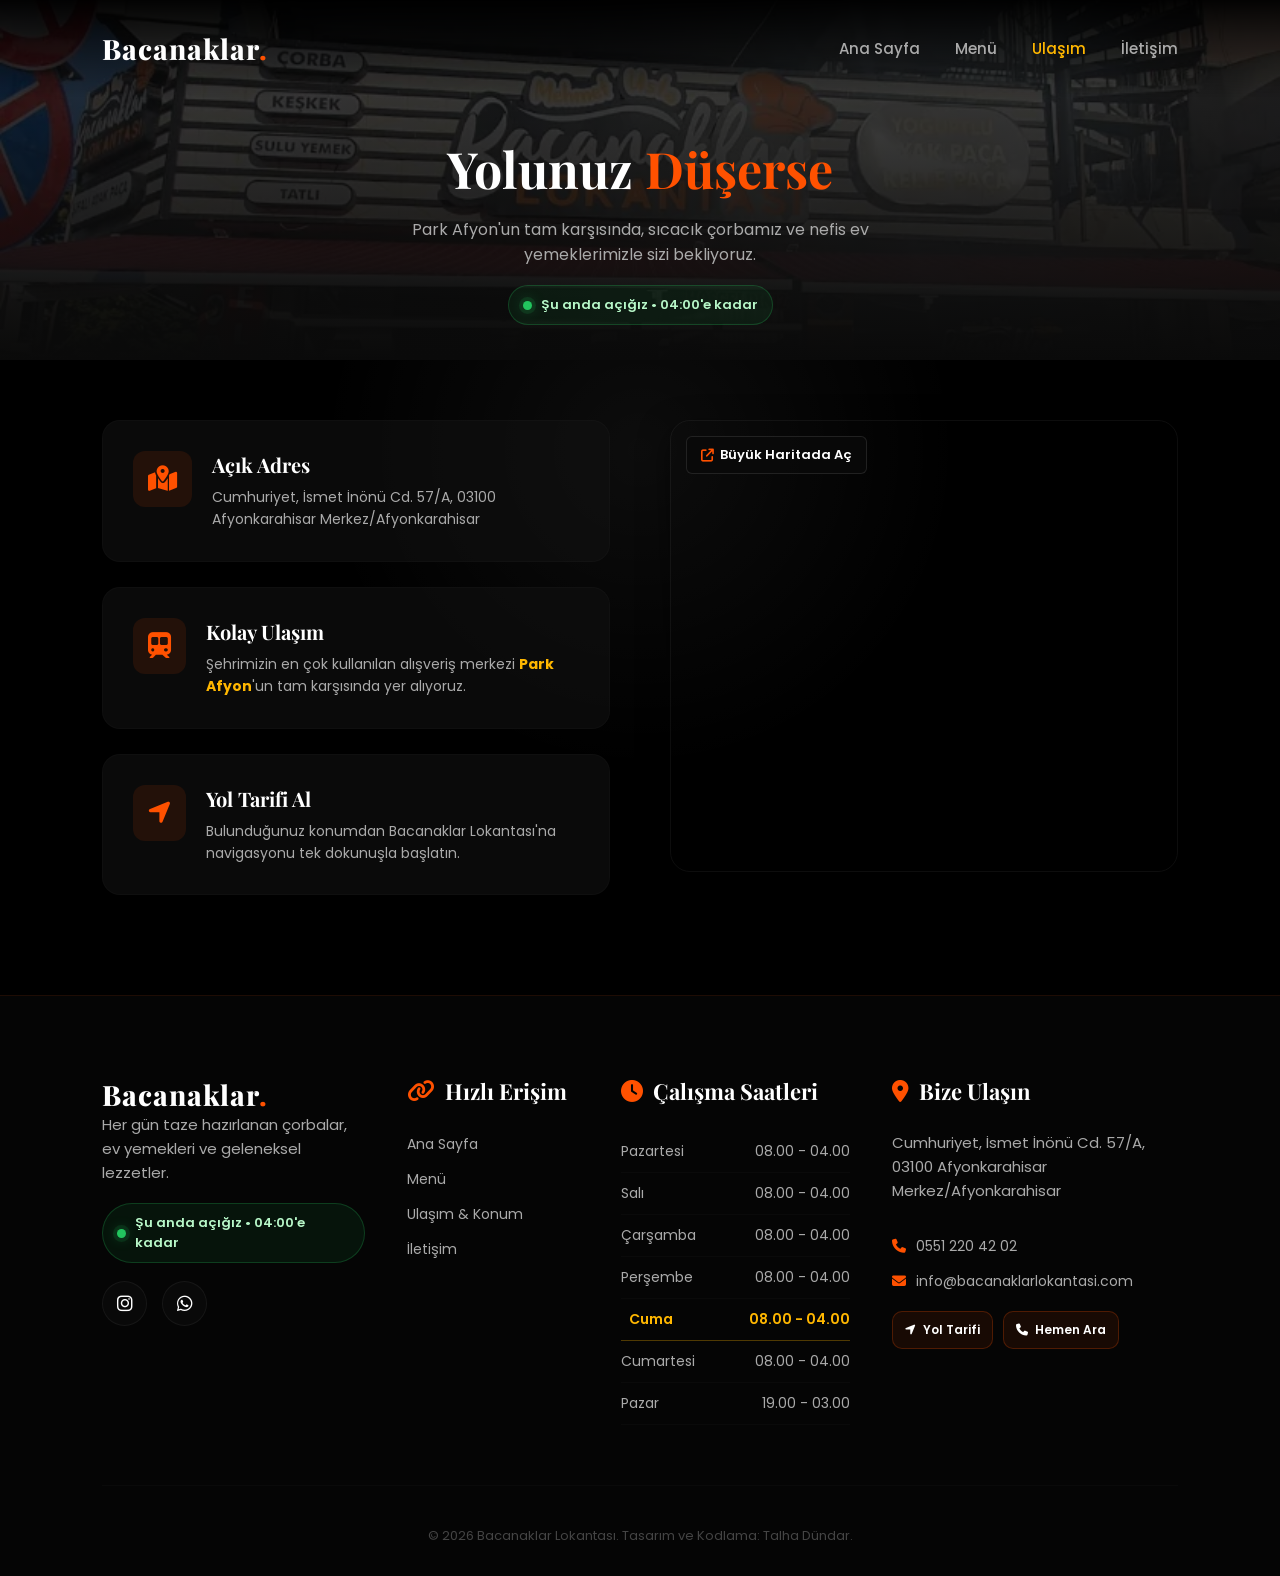
<file: ulasim.html>
<!DOCTYPE html>
<html lang="tr">
<head>
    <meta charset="UTF-8">
    <meta name="viewport" content="width=device-width, initial-scale=1.0">
    <title>Ulaşım &amp; Konum | Bacanaklar Lokantası Afyonkarahisar</title>
    <!-- BACANAKLAR SEO START -->
    <meta name="description" content="Bacanaklar Lokantası adres, Google Maps konumu ve yol tarifi. Cumhuriyet, İsmet İnönü Cd. 57/A, Afyonkarahisar Merkez; Park Afyon karşısı.">
    <meta name="robots" content="index,follow,max-image-preview:large">
    <meta name="theme-color" content="#050505">
    <link rel="canonical" href="https://bacanaklarlokantasi.vercel.app/ulasim.html">
    <link rel="icon" type="image/png" href="/assets/images/favicon.png">
    <link rel="apple-touch-icon" href="/assets/images/favicon.png">

    <meta property="og:locale" content="tr_TR">
    <meta property="og:type" content="website">
    <meta property="og:site_name" content="Bacanaklar Lokantası">
    <meta property="og:title" content="Ulaşım &amp; Konum | Bacanaklar Lokantası Afyonkarahisar">
    <meta property="og:description" content="Bacanaklar Lokantası adres, Google Maps konumu ve yol tarifi. Cumhuriyet, İsmet İnönü Cd. 57/A, Afyonkarahisar Merkez; Park Afyon karşısı.">
    <meta property="og:url" content="https://bacanaklarlokantasi.vercel.app/ulasim.html">
    <meta property="og:image" content="https://bacanaklarlokantasi.vercel.app/assets/images/bacanaklarlokanta-social.png">
    <meta property="og:image:alt" content="Bacanaklar Lokantası geleneksel lezzetleri">

    <meta name="twitter:card" content="summary_large_image">
    <meta name="twitter:title" content="Ulaşım &amp; Konum | Bacanaklar Lokantası Afyonkarahisar">
    <meta name="twitter:description" content="Bacanaklar Lokantası adres, Google Maps konumu ve yol tarifi. Cumhuriyet, İsmet İnönü Cd. 57/A, Afyonkarahisar Merkez; Park Afyon karşısı.">
    <meta name="twitter:image" content="https://bacanaklarlokantasi.vercel.app/assets/images/bacanaklarlokanta-social.png">

    <script type="application/ld+json">
{
  "@context": "https://schema.org",
  "@type": "Restaurant",
  "@id": "https://bacanaklarlokantasi.vercel.app/#restaurant",
  "name": "Bacanaklar Lokantası",
  "url": "https://bacanaklarlokantasi.vercel.app/",
  "telephone": "+90 551 220 42 02",
  "email": "info@bacanaklarlokantasi.com",
  "image": [
    "https://bacanaklarlokantasi.vercel.app/assets/images/bacanaklarlokanta-social.png",
    "https://bacanaklarlokantasi.vercel.app/assets/images/kellepaca.webp"
  ],
  "logo": "https://bacanaklarlokantasi.vercel.app/assets/images/bacanaklarlokanta-social.png",
  "priceRange": "₺₺",
  "servesCuisine": [
    "Türk Mutfağı",
    "Ev Yemekleri",
    "Çorba"
  ],
  "menu": "https://bacanaklarlokantasi.vercel.app/menu.html",
  "address": {
    "@type": "PostalAddress",
    "streetAddress": "Cumhuriyet, İsmet İnönü Cd. 57/A",
    "postalCode": "03100",
    "addressLocality": "Afyonkarahisar Merkez",
    "addressRegion": "Afyonkarahisar",
    "addressCountry": "TR"
  },
  "geo": {
    "@type": "GeoCoordinates",
    "latitude": 38.7551238,
    "longitude": 30.5512127
  },
  "hasMap": "https://www.google.com/maps/place/Bacanaklar+lokantas%C4%B1/@38.7551238,30.5512127,17z/",
  "sameAs": [
    "https://www.instagram.com/bacanaklarlokantasi/"
  ],
  "openingHours": [
    "Mo-Sa 08:00-04:00",
    "Su 19:00-03:00"
  ]
}
    </script>
    <!-- BACANAKLAR SEO END -->

    <link rel="preconnect" href="https://fonts.googleapis.com">
    <link rel="preconnect" href="https://fonts.gstatic.com" crossorigin>
    <link rel="preconnect" href="https://cdnjs.cloudflare.com" crossorigin>
    <link href="https://fonts.googleapis.com/css2?family=Playfair+Display:wght@600;800&family=Poppins:wght@300;400;500;600;700&display=swap" rel="stylesheet">
    <link rel="stylesheet" href="https://cdnjs.cloudflare.com/ajax/libs/font-awesome/6.4.0/css/all.min.css">
    <link rel="stylesheet" href="style.css">
</head>
<body>

    <nav class="navbar">
        <a href="index.html" class="logo">Bacanaklar<span>.</span></a>

        <button class="nav-toggle" type="button" aria-label="Menüyü aç/kapat" aria-expanded="false">
            <i class="fa-solid fa-bars"></i>
        </button>
        <ul class="nav-links">
            <li><a href="index.html">Ana Sayfa</a></li>
            <li><a href="menu.html">Menü</a></li>
            <li><a href="ulasim.html" class="active">Ulaşım</a></li>
            <li><a href="iletisim.html">İletişim</a></li>
        </ul>
    </nav>

    <section class="menu-page-hero" style="background: linear-gradient(to bottom, rgba(10,10,10,0.7), #0a0a0a), url('assets/images/bacanal.webp') center/cover;">
        <div class="menu-hero-text">
            <h1 class="animate-fade-up">Yolunuz <span>Düşerse</span></h1>
            <p class="animate-fade-up delay-1">Park Afyon'un tam karşısında, sıcacık çorbamız ve nefis ev yemeklerimizle sizi bekliyoruz.</p>
            <div class="restaurant-status hero-status page-hero-status" data-restaurant-status aria-live="polite">
                <span class="status-dot" aria-hidden="true"></span>
                <span class="status-text">Çalışma durumu hesaplanıyor…</span>
            </div>
        </div>
    </section>

    <section class="ulasim-page-section">
        <div class="ulasim-grid">
            
            <!-- 1. KISIM: KARTLAR BÖLÜMÜ -->
            <div class="ulasim-info-cards animate-fade-up delay-2">
                
                <div class="u-card">
                    <i class="fa-solid fa-map-location-dot"></i>
                    <div>
                        <h3>Açık Adres</h3>
                        <p>Cumhuriyet, İsmet İnönü Cd. 57/A, 03100 Afyonkarahisar Merkez/Afyonkarahisar</p>
                    </div>
                </div>

                <div class="u-card">
                    <i class="fa-solid fa-train-subway"></i>
                    <div>
                        <h3>Kolay Ulaşım</h3>
                        <p>Şehrimizin en çok kullanılan alışveriş merkezi <strong>Park Afyon</strong>'un tam karşısında yer alıyoruz.</p>
                    </div>
                </div>

                <a class="u-card u-card-action" href="https://www.google.com/maps/dir/?api=1&destination=Bacanaklar%20Lokantas%C4%B1%2C%20Afyonkarahisar" target="_blank" rel="noopener noreferrer">
                    <i class="fa-solid fa-location-arrow"></i>
                    <div>
                        <h3>Yol Tarifi Al</h3>
                        <p>Bulunduğunuz konumdan Bacanaklar Lokantası'na navigasyonu tek dokunuşla başlatın.</p>
                    </div>
                </a>

            </div>


            <!-- 2. KISIM: HARİTA BÖLÜMÜ -->
            <div class="ulasim-map-container animate-fade-up delay-3">
                <div class="map-wrapper page-big-map">
                    <!-- Google Maps Embed Linki Düzeltildi -->
                    <iframe 
                        src="https://maps.google.com/maps?q=Bacanaklar%20lokantas%C4%B1,%20Afyonkarahisar&t=&z=16&ie=UTF8&iwloc=&output=embed" 
                        width="100%" 
                        height="450" 
                        style="border:0;" 
                        allowfullscreen="" 
                        loading="lazy" 
                        referrerpolicy="no-referrer-when-downgrade">
                    </iframe>
                    <!-- Dışarı Yönlendiren Buton Linki -->
                    <a href="https://www.google.com/maps/place/Bacanaklar+lokantası/@38.7551238,30.5512127,17z/" target="_blank" rel="noopener noreferrer" class="map-overlay-btn">
                        <i class="fa-solid fa-arrow-up-right-from-square"></i> Büyük Haritada Aç
                    </a>
                </div>
            </div>

        </div>
    </section>

    <footer class="site-footer" id="footer">
        <div class="footer-container footer-container-v2">
            <div class="footer-info">
                <a href="index.html" class="logo">Bacanaklar<span>.</span></a>
                <p class="footer-tagline">Her gün taze hazırlanan çorbalar, ev yemekleri ve geleneksel lezzetler.</p>
                <div class="restaurant-status footer-status" data-restaurant-status aria-live="polite">
                    <span class="status-dot" aria-hidden="true"></span>
                    <span class="status-text">Çalışma durumu hesaplanıyor…</span>
                </div>
                <div class="social-links">
                    <a href="https://www.instagram.com/bacanaklarlokantasi/" target="_blank" rel="noopener noreferrer" aria-label="Bacanaklar Lokantası Instagram">
                        <i class="fa-brands fa-instagram"></i>
                    </a>
                    <a href="https://wa.me/905512204202?text=Merhaba%20Bacanaklar%20Lokantas%C4%B1%2C%20bilgi%20almak%20istiyorum." target="_blank" rel="noopener noreferrer" aria-label="Bacanaklar Lokantası WhatsApp">
                        <i class="fa-brands fa-whatsapp"></i>
                    </a>
                </div>
            </div>

            <div class="footer-links">
                <h3><i class="fa-solid fa-link"></i> Hızlı Erişim</h3>
                <ul class="footer-link-list">
                    <li><a href="index.html">Ana Sayfa</a></li>
                    <li><a href="menu.html">Menü</a></li>
                    <li><a href="ulasim.html">Ulaşım & Konum</a></li>
                    <li><a href="iletisim.html">İletişim</a></li>
                </ul>
            </div>

            <div class="footer-hours">
                <h3><i class="fa-solid fa-clock"></i> Çalışma Saatleri</h3>
                <ul class="hours-list">
                    <li class="day-row" data-day="1"><span>Pazartesi</span> <span>08.00 - 04.00</span></li>
                    <li class="day-row" data-day="2"><span>Salı</span> <span>08.00 - 04.00</span></li>
                    <li class="day-row" data-day="3"><span>Çarşamba</span> <span>08.00 - 04.00</span></li>
                    <li class="day-row" data-day="4"><span>Perşembe</span> <span>08.00 - 04.00</span></li>
                    <li class="day-row" data-day="5"><span>Cuma</span> <span>08.00 - 04.00</span></li>
                    <li class="day-row" data-day="6"><span>Cumartesi</span> <span>08.00 - 04.00</span></li>
                    <li class="day-row" data-day="0"><span>Pazar</span> <span>19.00 - 03.00</span></li>
                </ul>
            </div>

            <div class="footer-contact">
                <h3><i class="fa-solid fa-location-dot"></i> Bize Ulaşın</h3>
                <p class="address-text">Cumhuriyet, İsmet İnönü Cd. 57/A, 03100 Afyonkarahisar Merkez/Afyonkarahisar</p>
                <ul class="footer-contact-list">
                    <li><a href="tel:+905512204202"><i class="fa-solid fa-phone"></i> 0551 220 42 02</a></li>
                    <li><a href="mailto:info@bacanaklarlokantasi.com"><i class="fa-solid fa-envelope"></i> info@bacanaklarlokantasi.com</a></li>
                </ul>
                <div class="footer-cta-row">
                    <a class="footer-mini-btn" href="https://www.google.com/maps/dir/?api=1&destination=Bacanaklar%20Lokantas%C4%B1%2C%20Afyonkarahisar" target="_blank" rel="noopener noreferrer">
                        <i class="fa-solid fa-location-arrow"></i> Yol Tarifi
                    </a>
                    <a class="footer-mini-btn" href="tel:+905512204202">
                        <i class="fa-solid fa-phone"></i> Hemen Ara
                    </a>
                </div>
            </div>
        </div>

        <div class="footer-bottom">
            <p>© 2026 Bacanaklar Lokantası. Tasarım ve Kodlama: Talha Dündar.</p>
        </div>
    </footer>


    <div class="mobile-action-bar" aria-label="Hızlı işlemler">
        <a href="tel:+905512204202" class="mobile-action">
            <i class="fa-solid fa-phone"></i><span>Ara</span>
        </a>
        <a href="https://wa.me/905512204202?text=Merhaba%20Bacanaklar%20Lokantas%C4%B1%2C%20bilgi%20almak%20istiyorum." target="_blank" rel="noopener noreferrer" class="mobile-action">
            <i class="fa-brands fa-whatsapp"></i><span>WhatsApp</span>
        </a>
        <a href="https://www.google.com/maps/dir/?api=1&destination=Bacanaklar%20Lokantas%C4%B1%2C%20Afyonkarahisar" target="_blank" rel="noopener noreferrer" class="mobile-action">
            <i class="fa-solid fa-location-arrow"></i><span>Yol Tarifi</span>
        </a>
    </div>

    <script src="script.js"></script>
</body>
</html>
</file>
<file: style.css>
/* ==========================================================================
   1. GENEL AYARLAR, DEĞİŞKENLER & RESETS (Spotlight ve Kale Entegre)
   ========================================================================== */
:root {
    --bg-dark: #000000; 
    --bg-surface: #101010;
    --accent-orange: #ff5100;
    --accent-yellow: #ffb700;
    --text-main: #ffffff;
    --text-muted: #aaaaaa;
    --font-sans: 'Poppins', sans-serif;
    --font-serif: 'Playfair Display', serif;
}

* {
    margin: 0;
    padding: 0;
    box-sizing: border-box;
}

html {
    scroll-behavior: smooth;
    /*  Özel ince kaydırma çubuğu */
    scrollbar-width: thin;
    scrollbar-color: #222 var(--bg-dark);
}

/* Chrome, Edge, Safari İçin Özel Kaydırma Çubuğu */
html::-webkit-scrollbar {
    width: 6px;
}
html::-webkit-scrollbar-track {
    background: var(--bg-dark);
}
html::-webkit-scrollbar-thumb {
    background-color: #222;
    border-radius: 10px;
    border: 1px solid var(--bg-dark);
}

body {
    background-color: var(--bg-dark);
    color: var(--text-main);
    font-family: var(--font-sans);
    overflow-x: hidden;
    position: relative;
    /* Tüm sayfada geçerli imleç takipli ışık reveal motoru */
    cursor: default; 
}

/* ==========================================================================
   11. KARAHİSAR KALESİ REVEAL VE ERİMİŞ ALTIN SPOTLIGHT
   ========================================================================== */
   
/* Arka Planda Sabit Duran, Puslu ve Gizemli Kale Görseli */
#castle-bg {
    position: fixed;
    top: 0;
    left: 0;
    width: 100%;
    height: 100vh;
    background-image: url('https://www.orucoglu.com/storage/blogs/Images/karahisar-kalesi-1024x684.webp'); /* Karahisar Kalesi silüeti */
    background-size: cover;
    background-position: center;
    background-repeat: no-repeat;
    /* Çok düşük opaklık: Işık gelmeden önce puslu, belli belirsiz bir silüet */
    opacity: 0.01; 
    z-index: -2; 
    transition: opacity 0.5s ease;
}

/* İmlecin Takipli Spot Işığı: Sadece bu ışık kalesi "ortaya çıkaracak" (Reveal) */
#spotlight-reveal {
    position: fixed;
    top: 0;
    left: 0;
    width: 100%;
    height: 100vh;
    /* Bu gradyan, imlecin olduğu yerde kalenin opaklığını artıran sihirli filtredir */
    background: radial-gradient(
        500px circle at var(--mouse-x, 50%) var(--mouse-y, 50%), 
        rgba(255, 81, 0, 0.04) 0%, /* Işığın merkezinde çok hafif bir turuncu parlama */
        rgba(0, 0, 0, 0) 70% /* Dışarıda tamamen yok olur */
    );
    z-index: -1; /* Kalenin hemen önünde, içeriklerin arkasında */
    pointer-events: none; /* Tıklamaları engellememesi için */
}

/* Işığın merkezinde kalesi daha görünür ve renkli yapan maskeleme (Reveal & Color) */
body::after {
    content: '';
    position: fixed;
    top: 0;
    left: 0;
    width: 100%;
    height: 100vh;
    background-image: inherit; /* body'den veya #castle-bg'den inherit et */
    background: radial-gradient(
        400px circle at var(--mouse-x, 50%) var(--mouse-y, 50%), 
        rgba(255, 255, 255, 0.05) 0%, /* Işığın merkezinde kalenin opaklığı artar (reveal) */
        rgba(0, 0, 0, 0) 80% /* Dışarıda kale puslu kalmaya devam eder */
    );
    z-index: -1; /* Kalenin hemen önünde, içeriklerin arkasında */
    pointer-events: none;
    opacity: 1;
}

/* ==========================================================================
   2. NAVİGASYON (NAVBAR)
   ========================================================================== */
.navbar {
    display: flex;
    justify-content: space-between;
    align-items: center;
    padding: 30px 8%;
    background: linear-gradient(to bottom, rgba(0,0,0,0.95), transparent);
    position: absolute;
    width: 100%;
    z-index: 100;
}

.logo {
    font-family: var(--font-serif);
    font-size: 28px;
    font-weight: 800;
    letter-spacing: 1px;
    color: var(--text-main);
    text-decoration: none;
    display: inline-block;
    transition: transform 0.3s ease;
}

.logo span {
    color: var(--accent-orange);
}

.logo:hover {
    transform: scale(1.02);
}

.nav-links {
    display: flex;
    list-style: none;
    gap: 35px;
}

.nav-links a {
    color: var(--text-muted);
    text-decoration: none;
    font-size: 15px;
    font-weight: 500;
    transition: color 0.3s ease;
    position: relative;
}

.nav-links a:hover, .nav-links a.active {
    color: var(--accent-yellow);
}

/* Nav Link Hover Çizgisi */
.nav-links a::after {
    content: '';
    position: absolute;
    bottom: -5px;
    left: 0;
    width: 0;
    height: 1px;
    background: var(--accent-orange);
    transition: width 0.3s ease;
}

.nav-links a:hover::after {
    width: 100%;
}



/* Mobil menü düğmesi */
.nav-toggle {
    display: none;
    width: 44px;
    height: 44px;
    border-radius: 12px;
    border: 1px solid rgba(255,255,255,0.1);
    background: rgba(15,15,15,0.85);
    color: var(--text-main);
    font-size: 20px;
    cursor: pointer;
    align-items: center;
    justify-content: center;
}

/* Mobil hızlı işlem çubuğu */
.mobile-action-bar {
    display: none;
}

.c-method-link, .u-card-action {
    text-decoration: none;
    color: inherit;
}

.c-method-link {
    transition: transform 0.3s ease, border-color 0.3s ease, background 0.3s ease;
}

.c-method-link:hover {
    transform: translateY(-3px);
    border-color: rgba(255, 81, 0, 0.35);
    background: rgba(25, 25, 25, 0.9);
}

.u-card-action {
    cursor: pointer;
}

.form-note {
    margin-top: 16px;
    color: var(--text-muted);
    font-size: 12px;
    line-height: 1.6;
}

.form-note i {
    color: var(--accent-yellow);
    margin-right: 6px;
}

/* ==========================================================================
   3. GİRİŞ (HERO) BÖLÜMÜ
   ========================================================================== */
.hero {
    min-height: 100vh;
    display: flex;
    align-items: center;
    padding: 0 8%;
    position: relative;
    background: radial-gradient(circle at 80% 20%, #16120f 0%, transparent 60%);
}

.hero-container {
    display: grid;
    grid-template-columns: 1fr 1fr;
    gap: 50px;
    align-items: center;
    width: 100%;
    margin-top: 60px;
}

.badge {
    display: inline-flex;
    align-items: center;
    gap: 8px;
    background: rgba(255, 81, 0, 0.1);
    border: 1px solid rgba(255, 81, 0, 0.2);
    color: var(--accent-orange);
    padding: 8px 16px;
    border-radius: 50px;
    font-size: 13px;
    font-weight: 600;
    margin-bottom: 20px;
}

.hero-title {
    font-family: var(--font-serif);
    font-size: 56px;
    line-height: 1.15;
    margin-bottom: 25px;
}

.accent-text {
    background: linear-gradient(45deg, var(--accent-orange), var(--accent-yellow));
    background-clip: text;
    -webkit-background-clip: text;
    -webkit-text-fill-color: transparent;
    color: transparent;
    display: inline-block;
}

.hero-desc {
    color: var(--text-muted);
    font-size: 16px;
    line-height: 1.7;
    margin-bottom: 35px;
    max-width: 500px;
}

.hero-actions {
    display: flex;
    gap: 20px;
}

.btn {
    padding: 15px 32px;
    border-radius: 30px;
    font-size: 16px;
    font-weight: 600;
    cursor: pointer;
    transition: all 0.3s ease;
    display: inline-flex;
    align-items: center;
    gap: 10px;
}

.btn-primary {
    background: linear-gradient(135deg, var(--accent-orange), #e04400);
    border: none;
    color: white;
    box-shadow: 0 5px 20px rgba(255, 81, 0, 0.3);
}

.btn-primary:hover {
    transform: translateY(-3px);
    box-shadow: 0 8px 25px rgba(255, 81, 0, 0.5);
}

.btn-secondary {
    background: rgba(255, 255, 255, 0.05);
    border: 1px solid rgba(255, 255, 255, 0.1);
    color: white;
}

.btn-secondary:hover {
    background: rgba(255, 255, 255, 0.1);
    transform: translateY(-3px);
}

/* Hero Görsel Alanı & Paralaks */
.hero-image-area {
    position: relative;
    display: flex;
    justify-content: center;
    align-items: center;
    height: 500px;
}

.glow-bg {
    position: absolute;
    width: 350px;
    height: 350px;
    background: radial-gradient(circle, rgba(255,81,0,0.2) 0%, rgba(255,183,0,0.05) 50%, transparent 70%);
    border-radius: 50%;
    filter: blur(20px);
    animation: pulseGlow 8s infinite alternate;
}

.interactive-layer {
    position: relative;
    width: 100%;
    height: 100%;
    display: flex;
    justify-content: center;
    align-items: center;
}

.main-dish-wrapper {
    position: relative;
    width: 380px;
    height: 380px;
    border-radius: 50%;
    box-shadow: 0 20px 50px rgba(0,0,0,0.8);
    animation: floatPlate 6s ease-in-out infinite;
}

.main-dish {
    width: 100%;
    height: 100%;
    object-fit: cover;
    border-radius: 50%;
    border: 4px solid #1a1a1a;
}

.floating-item {
    position: absolute;
    font-size: 32px;
    filter: drop-shadow(0 10px 10px rgba(0,0,0,0.5));
    user-select: none;
    transition: transform 0.1s ease-out;
}
.pepper { top: 10%; left: 15%; animation: floatParticle 4s ease-in-out infinite alternate; }
.mint { bottom: 15%; left: 10%; animation: floatParticle 5s ease-in-out infinite 0.5s alternate; }
.garlic { top: 20%; right: 10%; animation: floatParticle 4.5s ease-in-out infinite 1s alternate; }
.onion { bottom: 10%; right: 15%; animation: floatParticle 5.5s ease-in-out infinite 0.2s alternate; }

/* Buhar Efekti Sınıfları */
.steam-container {
    position: absolute;
    top: 20%;
    left: 50%;
    transform: translateX(-50%);
    width: 200px;
    height: 150px;
    pointer-events: none;
    z-index: 5;
}

.steam-particle {
    position: absolute;
    bottom: 0;
    background: rgba(255, 255, 255, 0.15);
    border-radius: 50%;
    filter: blur(8px);
    animation: riseUp linear forwards;
}

/* ==========================================================================
   4. EN ÇOK TAVSİYE EDİLENLER (MENÜ KARTLARI)
   ========================================================================== */
.featured-menu {
    padding: 100px 8%;
    position: relative;
}

.menu-header {
    text-align: center;
    margin-bottom: 60px;
}

.section-title {
    font-family: var(--font-serif);
    font-size: 42px;
    margin-bottom: 15px;
}

.section-title span {
    color: var(--accent-orange);
}

.section-subtitle {
    color: var(--text-muted);
    font-size: 16px;
    max-width: 600px;
    margin: 0 auto;
}

.menu-grid {
    display: grid;
    grid-template-columns: repeat(auto-fit, minmax(300px, 1fr));
    gap: 40px;
}

.menu-card {
    background: rgba(20, 20, 20, 0.6); /* Hafif şeffaf kartlar */
    backdrop-filter: blur(10px);
    border-radius: 20px;
    overflow: hidden;
    border: 1px solid rgba(255, 255, 255, 0.03);
    transition: transform 0.4s cubic-bezier(0.175, 0.885, 0.32, 1.275), 
                box-shadow 0.4s ease, 
                border-color 0.4s ease;
}

.card-img-container {
    position: relative;
    height: 240px;
    overflow: hidden;
}

.card-img-container img {
    width: 100%;
    height: 100%;
    object-fit: cover;
    transition: transform 0.6s ease;
}

.card-badge {
    position: absolute;
    top: 20px;
    left: 20px;
    background: rgba(0, 0, 0, 0.75);
    backdrop-filter: blur(5px);
    color: var(--accent-yellow);
    padding: 6px 14px;
    border-radius: 30px;
    font-size: 12px;
    font-weight: 600;
    border: 1px solid rgba(255, 183, 0, 0.3);
}

.card-info {
    padding: 25px;
}

.card-info h3 {
    font-size: 20px;
    margin-bottom: 12px;
    transition: color 0.3s ease;
}

.card-info p {
    color: var(--text-muted);
    font-size: 14px;
    line-height: 1.6;
    margin-bottom: 25px;
    height: 67px;
    overflow: hidden;
}

.card-footer {
    display: flex;
    justify-content: flex-start;
    border-top: 1px solid rgba(255, 255, 255, 0.05);
    padding-top: 15px;
}

.price {
    font-size: 22px;
    font-weight: 700;
    color: var(--accent-yellow);
}

/* Kart Hover Efektleri */
.menu-card:hover {
    transform: translateY(-10px);
    border-color: rgba(255, 81, 0, 0.3);
    box-shadow: 0 15px 35px rgba(255, 81, 0, 0.15); 
}

.menu-card:hover .card-img-container img {
    transform: scale(1.1) rotate(1deg);
}

.menu-card:hover h3 {
    color: var(--accent-orange);
}

/* Menünün Devamı Butonu */
.menu-more-action {
    text-align: center;
    margin-top: 60px;
}

.btn-outline-orange {
    background: transparent;
    border: 2px solid var(--accent-orange);
    color: var(--text-main);
    padding: 15px 40px;
    border-radius: 30px;
    font-size: 16px;
    font-weight: 600;
    cursor: pointer;
    transition: all 0.3s cubic-bezier(0.25, 1, 0.5, 1);
    display: inline-flex;
    align-items: center;
    gap: 12px;
}

.btn-outline-orange i {
    font-size: 13px;
    transition: transform 0.3s ease;
}

.btn-outline-orange:hover {
    background: var(--accent-orange);
    color: white;
    transform: translateY(-4px);
    box-shadow: 0 12px 25px rgba(255, 81, 0, 0.4);
}

.btn-outline-orange:hover i {
    transform: translateX(5px);
}

/* ==========================================================================
   5. HİKAYEMİZ & ASİMETRİK GALERİ
   ========================================================================== */
.about-section {
    padding: 120px 8%;
    position: relative;
    overflow: hidden;
}

.about-container {
    display: grid;
    grid-template-columns: 1.1fr 0.9fr;
    gap: 80px;
    align-items: center;
}

.about-badge {
    color: var(--accent-yellow);
    font-size: 14px;
    font-weight: 700;
    text-transform: uppercase;
    letter-spacing: 2px;
    display: block;
    margin-bottom: 15px;
}

.about-title {
    font-family: var(--font-serif);
    font-size: 40px;
    line-height: 1.2;
    margin-bottom: 30px;
}

.about-title span {
    color: var(--accent-orange);
}

.about-text {
    color: var(--text-muted);
    font-size: 16px;
    line-height: 1.8;
    margin-bottom: 20px;
}

.about-features {
    display: grid;
    grid-template-columns: 1fr 1fr;
    gap: 25px;
    margin-top: 40px;
}

.feature-item {
    display: flex;
    gap: 15px;
    align-items: flex-start;
}

.feature-item i {
    font-size: 24px;
    color: var(--accent-yellow);
    background: rgba(255, 183, 0, 0.1);
    padding: 12px;
    border-radius: 12px;
}

.feature-item h4 {
    font-size: 16px;
    margin-bottom: 5px;
}

.feature-item p {
    color: var(--text-muted);
    font-size: 13px;
    line-height: 1.4;
}

.about-gallery {
    position: relative;
    height: 500px;
}

.gallery-wrapper {
    position: relative;
    width: 100%;
    height: 100%;
}

.img-box {
    position: absolute;
    border-radius: 20px;
    overflow: hidden;
    box-shadow: 0 20px 40px rgba(0,0,0,0.6);
    border: 2px solid rgba(255, 255, 255, 0.05);
    transition: transform 0.5s ease;
}

.img-box img {
    width: 100%;
    height: 100%;
    object-fit: cover;
}

.box-1 {
    width: 70%;
    height: 350px;
    top: 0;
    left: 0;
    z-index: 2;
}

.box-2 {
    width: 55%;
    height: 250px;
    bottom: 0;
    right: 0;
    z-index: 3;
    border-color: var(--accent-orange);
}

.img-box:hover {
    transform: scale(1.03) translateY(-5px);
    z-index: 4;
}

.deco-circle {
    position: absolute;
    width: 200px;
    height: 200px;
    background: radial-gradient(circle, rgba(255,183,0,0.15) 0%, transparent 70%);
    top: 25%;
    left: 40%;
    z-index: 1;
}

/* ==========================================================================
   6. TAM DETAYLI MENÜ SAYFASI (MENU.HTML) ÖZEL STİLLERİ
   ========================================================================== */
.menu-page-hero {
    min-height: 40vh;
    background: linear-gradient(to bottom, rgba(0,0,0,0.6), var(--bg-dark)), 
                url('https://images.unsplash.com/photo-1555396273-367ea4eb4db5?q=80&w=1200&auto=format&fit=crop') center/cover;
    display: flex;
    align-items: center;
    justify-content: center;
    text-align: center;
    padding-top: 100px;
    position: relative;
}

.menu-hero-text h1 {
    font-family: var(--font-serif);
    font-size: 50px;
    margin-bottom: 15px;
}

.menu-hero-text h1 span {
    color: var(--accent-orange);
}

.menu-hero-text p {
    color: var(--text-muted);
    font-size: 16px;
    max-width: 500px;
}

.menu-filter-section {
    padding: 40px 8% 100px 8%;
    position: relative;
}

.filter-buttons {
    display: flex;
    justify-content: center;
    gap: 15px;
    margin-bottom: 50px;
}

.filter-btn {
    background: #101010;
    border: 1px solid rgba(255, 255, 255, 0.05);
    color: var(--text-muted);
    padding: 12px 28px;
    border-radius: 30px;
    font-weight: 600;
    font-size: 14px;
    cursor: pointer;
    transition: all 0.3s ease;
}

.filter-btn:hover, .filter-btn.active {
    background: var(--accent-orange);
    color: white;
    border-color: var(--accent-orange);
    box-shadow: 0 5px 15px rgba(255, 81, 0, 0.3);
}

.menu-page-grid {
    transition: all 0.5s ease;
}

.filter-item {
    transition: all 0.4s cubic-bezier(0.4, 0, 0.2, 1);
    transform: scale(1);
    opacity: 1;
}

.filter-item.hidden {
    transform: scale(0.8);
    opacity: 0;
    visibility: hidden;
    position: absolute;
    width: 0;
    height: 0;
    padding: 0;
    margin: 0;
    border: none;
    overflow: hidden;
}

/* ==========================================================================
   7. ÇALIŞMA SAATLERİ & ETKİLEŞİMLİ DARK MAP (FOOTER)
   ========================================================================== */
.site-footer {
    background-color: #050505;
    padding: 80px 8% 30px 8%;
    border-top: 1px solid rgba(255, 81, 0, 0.1);
    position: relative;
}

.footer-container {
    display: grid;
    grid-template-columns: 1fr 1fr 1fr;
    gap: 60px;
    margin-bottom: 60px;
}

.footer-info .logo {
    margin-bottom: 0;
}

.footer-tagline {
    color: var(--text-muted);
    font-size: 15px;
    line-height: 1.6;
    max-width: 280px;
}

.social-links {
    display: flex;
    gap: 15px;
}

.social-links a {
    color: var(--text-main);
    background: rgba(255, 255, 255, 0.02);
    width: 45px;
    height: 45px;
    display: flex;
    justify-content: center;
    align-items: center;
    border-radius: 50%;
    font-size: 18px;
    text-decoration: none;
    border: 1px solid rgba(255, 255, 255, 0.05);
    transition: all 0.3s cubic-bezier(0.175, 0.885, 0.32, 1.275);
}

.social-links a:hover {
    color: #000000;
    background: var(--accent-orange);
    transform: translateY(-5px);
    box-shadow: 0 10px 20px rgba(255, 81, 0, 0.4);
    border-color: var(--accent-orange);
}

.footer-hours h3, .footer-contact h3 {
    font-family: var(--font-serif);
    font-size: 22px;
    margin-bottom: 25px;
    display: flex;
    align-items: center;
    gap: 10px;
}

.footer-hours h3 i, .footer-contact h3 i {
    color: var(--accent-orange);
}

.hours-list {
    list-style: none;
}

.day-row {
    display: flex;
    justify-content: space-between;
    padding: 10px 0;
    border-bottom: 1px solid rgba(255, 255, 255, 0.02);
    color: var(--text-muted);
    font-size: 14px;
    transition: all 0.3s ease;
}

.day-row .closed {
    color: #ef4444;
    font-weight: 600;
}

.day-row.current-day {
    color: var(--accent-yellow);
    font-weight: 600;
    border-bottom-color: rgba(255, 183, 0, 0.3);
    padding-left: 8px;
}

.address-text {
    color: var(--text-muted);
    font-size: 15px;
    line-height: 1.6;
    margin-bottom: 30px;
}

/* Canlı İnteraktif Harita Kutusu */
.map-wrapper {
    position: relative;
    width: 100%;
    border-radius: 15px;
    overflow: hidden;
    border: 1px solid rgba(255, 81, 0, 0.2);
    box-shadow: 0 10px 30px rgba(0, 0, 0, 0.5);
    transition: border-color 0.3s ease, box-shadow 0.3s ease;
}

/* Haritayı Siyah Temaya Boyayan Filtre */
.map-wrapper iframe {
    filter: invert(90%) hue-rotate(180deg) grayscale(10%) contrast(95%);
    display: block;
    transition: filter 0.3s ease;
}

.map-overlay-btn {
    position: absolute;
    top: 15px;
    left: 15px;
    background: rgba(10, 10, 10, 0.85);
    backdrop-filter: blur(5px);
    color: var(--text-main);
    padding: 8px 14px;
    border-radius: 6px;
    text-decoration: none;
    font-size: 13px;
    font-weight: 600;
    border: 1px solid rgba(255, 255, 255, 0.1);
    display: flex;
    align-items: center;
    gap: 6px;
    transition: all 0.3s ease;
    z-index: 10;
}

.map-overlay-btn i {
    color: var(--accent-orange);
}

.map-wrapper:hover {
    border-color: var(--accent-orange);
    box-shadow: 0 10px 30px rgba(255, 81, 0, 0.15);
}

.map-overlay-btn:hover {
    background: var(--accent-orange);
    color: white;
    border-color: var(--accent-orange);
}
.map-overlay-btn:hover i {
    color: white;
}

.footer-bottom {
    text-align: center;
    padding-top: 40px;
    border-top: 1px solid rgba(255, 255, 255, 0.02);
    color: #444444;
    font-size: 13px;
}

/* ==========================================================================
   8. ANİMASYON ALTYAPILARI (SCROLL REVEAL & KEYFRAMES)
   ========================================================================== */
.reveal {
    opacity: 0;
    transform: translateY(50px);
    transition: opacity 0.8s ease, transform 0.8s cubic-bezier(0.25, 1, 0.5, 1);
}

.reveal.active {
    opacity: 1;
    transform: translateY(0);
}

.reveal.delay-1 { transition-delay: 0.2s; }
.reveal.delay-2 { transition-delay: 0.4s; }
.reveal.delay-3 { transition-delay: 0.6s; }

@keyframes pulseGlow {
    0% { transform: scale(1); opacity: 0.7; }
    100% { transform: scale(1.2); opacity: 1; }
}

@keyframes floatPlate {
    0%, 100% { transform: translateY(0) rotate(0deg); }
    50% { transform: translateY(-15px) rotate(2deg); }
}

@keyframes floatParticle {
    0% { transform: translateY(0) scale(1); }
    100% { transform: translateY(-12px) scale(1.05); }
}

@keyframes riseUp {
    0% {
        transform: translateY(0) scale(0.5) translateX(0);
        opacity: 0;
    }
    10% { opacity: 0.4; }
    50% {
        transform: translateY(-60px) scale(1.2) translateX(15px);
        background: rgba(255, 183, 0, 0.08);
    }
    100% {
        transform: translateY(-130px) scale(1.8) translateX(-15px);
        opacity: 0;
    }
}

.animate-fade-up {
    opacity: 0;
    transform: translateY(30px);
    animation: fadeUpIn 1s cubic-bezier(0.25, 1, 0.5, 1) forwards;
}
.delay-1 { animation-delay: 0.2s; }
.delay-2 { animation-delay: 0.4s; }
.delay-3 { animation-delay: 0.6s; }

@keyframes fadeUpIn {
    to {
        opacity: 1;
        transform: translateY(0);
    }
}

/* ==========================================================================
   10. KARŞILAMA EKRANI (PRELOADER)
   ========================================================================== */
#preloader {
    position: fixed;
    top: 0;
    left: 0;
    width: 100%;
    height: 100vh;
    
    /* İŞTE YENİ ANİMASYONLU ARKA PLAN BURASI */
    background: linear-gradient(-45deg, #050505, #360302, #471802, #0a0500);
    background-size: 400% 400%;
    animation: gradientDrift 8s ease infinite;
    
    /* Alt taraf eski kodla aynı, logonun ortada durmasını sağlıyor */
    z-index: 99999;
    display: flex;
    justify-content: center;
    align-items: center;
    transition: transform 1s cubic-bezier(0.77, 0, 0.175, 1);
    overflow: hidden;
}
/* Arka plan renklerinin akıp karışmasını sağlayan animasyon */
@keyframes gradientDrift {
    0% { background-position: 0% 50%; }
    50% { background-position: 100% 50%; }
    100% { background-position: 0% 50%; }
}
/* Arka Planda Yüzen ve Parlayan Puslu Közler (Hareketli Arka Plan) */
#preloader::before, #preloader::after {
    content: '';
    position: absolute;
    border-radius: 50%;
    filter: blur(100px);
    z-index: 1;
    animation: embersFloat 10s infinite alternate cubic-bezier(0.45, 0.05, 0.55, 0.95);
    opacity: 0.4;
}

#preloader::before {
    width: 600px; height: 600px;
    background: radial-gradient(circle, rgba(255, 81, 0, 0.2) 0%, transparent 60%);
    top: -10%; left: -10%;
}

#preloader::after {
    width: 500px; height: 500px;
    background: radial-gradient(circle, rgba(255, 183, 0, 0.15) 0%, transparent 60%);
    bottom: -10%; right: -10%;
    animation-delay: -5s;
}

#preloader.slide-up {
    transform: translateY(-100%);
}

.loader-content {
    text-align: center;
    position: relative;
    z-index: 2; /* Yazıyı közlerin önüne al */
}

/* Şeffaf Olmayan, Güvenli Erimiş Altın Logosu */
.loader-logo {
    font-family: var(--font-serif);
    font-size: 52px;
    font-weight: 800;
    
    background: linear-gradient(to right, #ffffff 20%, var(--accent-orange) 50%, #ffffff 80%);
    background-size: 200% auto;
    color: #ffffff; /* Tarayıcı çuvallarsa diye garanti beyaz renk */
    
    background-clip: text;
    -webkit-background-clip: text;
    -webkit-text-fill-color: transparent;

    letter-spacing: 2px;
    position: relative;
    z-index: 2;
    animation: shineText 3s linear infinite, glowPulse 1.5s infinite alternate;
}

.loader-logo span {
    -webkit-text-fill-color: var(--accent-orange);
    text-shadow: 0 0 15px var(--accent-orange);
}

/* --- YENİ KEYFRAMES ALANI (Animasyonların Motoru) --- */

@keyframes embersFloat {
    0% { transform: translate(0, 0) scale(1); opacity: 0.3; }
    50% { transform: translate(50px, 30px) scale(1.05); opacity: 0.6; }
    100% { transform: translate(-30px, 50px) scale(1.1); opacity: 0.3; }
}

@keyframes shineText {
    0% { background-position: -200% auto; }
    100% { background-position: 200% auto; }
}

@keyframes glowPulse {
    0% { filter: drop-shadow(0 0 5px rgba(255, 81, 0, 0.2)); transform: scale(0.98); }
    100% { filter: drop-shadow(0 0 20px rgba(255, 183, 0, 0.6)); transform: scale(1.03); }
}
/* --- 9. ULAŞIM VE İLETİŞİM SAYFALARI ÖZEL CSS STİLLERİ --- */
.ulasim-page-section, .contact-page-section {
    padding: 60px 8% 100px 8%;
    position: relative;
}

.ulasim-grid, .contact-grid {
    display: grid;
    grid-template-columns: 1fr 1fr;
    gap: 60px;
    align-items: flex-start;
}

.ulasim-info-cards {
    display: flex;
    flex-direction: column;
    gap: 25px;
}

.u-card {
    background: rgba(18, 18, 18, 0.6);
    backdrop-filter: blur(10px);
    padding: 30px;
    border-radius: 18px;
    border: 1px solid rgba(255, 255, 255, 0.02);
    display: flex;
    gap: 20px;
    align-items: flex-start;
    transition: border-color 0.3s ease, transform 0.3s ease;
}

.u-card i {
    font-size: 26px;
    color: var(--accent-orange);
    background: rgba(255, 81, 0, 0.1);
    padding: 15px;
    border-radius: 12px;
}

.u-card h3 {
    font-family: var(--font-serif);
    font-size: 20px;
    margin-bottom: 8px;
}

.u-card p {
    color: var(--text-muted);
    font-size: 14px;
    line-height: 1.6;
}

.u-card strong {
    color: var(--accent-yellow);
}

.u-card:hover {
    border-color: rgba(255, 183, 0, 0.3);
    transform: translateX(5px);
}

.page-big-map {
    border-radius: 20px;
    border-color: rgba(255, 255, 255, 0.05);
}

.contact-methods {
    display: flex;
    flex-direction: column;
    gap: 25px;
}

.c-method-box {
    background: rgba(18, 18, 18, 0.6);
    backdrop-filter: blur(10px);
    padding: 25px;
    border-radius: 15px;
    display: flex;
    align-items: center;
    gap: 20px;
    border: 1px solid rgba(255, 255, 255, 0.02);
}

.c-method-box i {
    font-size: 22px;
    color: var(--accent-yellow);
    background: rgba(255, 183, 0, 0.1);
    width: 50px;
    height: 50px;
    display: flex;
    justify-content: center;
    align-items: center;
    border-radius: 50%;
}

.c-method-box h4 {
    font-size: 15px;
    color: var(--text-muted);
    margin-bottom: 4px;
}

.c-method-box p {
    font-size: 18px;
    font-weight: 600;
}

.contact-form-container {
    background: rgba(20, 20, 20, 0.8);
    backdrop-filter: blur(15px);
    padding: 40px;
    border-radius: 24px;
    border: 1px solid rgba(255, 255, 255, 0.04);
    box-shadow: 0 20px 40px rgba(0,0,0,0.5);
}

.form-group {
    margin-bottom: 25px;
}

.form-group label {
    display: block;
    font-size: 14px;
    font-weight: 500;
    color: var(--text-muted);
    margin-bottom: 8px;
}

.form-group input, .form-group textarea {
    width: 100%;
    background: rgba(15, 15, 15, 0.8);
    border: 1px solid rgba(255, 255, 255, 0.08);
    border-radius: 12px;
    padding: 15px;
    color: white;
    font-family: var(--font-sans);
    font-size: 15px;
    outline: none;
    transition: all 0.3s ease;
}

.form-group input:focus, .form-group textarea:focus {
    border-color: var(--accent-orange);
    box-shadow: 0 0 15px rgba(255, 81, 0, 0.2);
    background: rgba(20, 20, 20, 1);
}

/* ==========================================================================
   12. MOBİL UYUMLULUK (RESPONSIVE DESIGN - BURGER MENÜSÜZ)
   ========================================================================== */

/* Tablet ve Büyük Telefonlar İçin Düzenlemeler (Max Genişlik: 992px) */
@media (max-width: 992px) {
    .hero-container, .about-container, .ulasim-grid, .contact-grid {
        grid-template-columns: 1fr; /* Her şeyi tek sütuna düşür */
        text-align: center;
        gap: 40px;
    }

    .hero {
        padding-top: 140px; /* Üstteki menüye yer aç */
    }

    .hero-actions {
        justify-content: center; /* Butonları ortala */
    }

    .about-features {
        text-align: left; /* Özellikler yazısı düzgün kalsın */
    }

    .footer-container {
        grid-template-columns: 1fr; /* Footer'ı alt alta diz */
        text-align: center;
    }

    .social-links, .footer-hours h3, .footer-contact h3 {
        justify-content: center; /* Footer başlıklarını ortala */
    }
}

/* Küçük Telefonlar İçin Nokta Atışı Düzenlemeler (Max Genişlik: 768px) */
@media (max-width: 768px) {
    
    /* Mobil navbar: logo + hamburger */
    .navbar {
        flex-direction: row;
        padding: 16px 5%;
        gap: 12px;
        background: rgba(5,5,5,0.94);
        backdrop-filter: blur(14px);
        position: absolute;
    }

    .nav-toggle {
        display: inline-flex;
        position: relative;
        z-index: 102;
    }

    .nav-links {
        position: absolute;
        top: calc(100% + 8px);
        left: 5%;
        right: 5%;
        display: flex;
        flex-direction: column;
        gap: 4px;
        padding: 12px;
        border-radius: 16px;
        background: rgba(10,10,10,0.98);
        border: 1px solid rgba(255,255,255,0.08);
        box-shadow: 0 18px 45px rgba(0,0,0,0.45);
        opacity: 0;
        visibility: hidden;
        transform: translateY(-10px);
        transition: opacity 0.25s ease, transform 0.25s ease, visibility 0.25s ease;
    }

    .nav-links.open {
        opacity: 1;
        visibility: visible;
        transform: translateY(0);
    }

    .nav-links li, .nav-links a {
        width: 100%;
    }

    .nav-links a {
        display: block;
        font-size: 15px;
        padding: 12px 14px;
        border-radius: 10px;
    }

    .nav-links a:hover, .nav-links a.active {
        background: rgba(255,81,0,0.1);
    }

    .nav-links a::after {
        display: none;
    }

    /* Yazı Boyutlarını Küçült */
    .hero-title {
        font-size: 38px;
    }

    .section-title, .about-title {
        font-size: 32px;
    }

    .loader-logo {
        font-size: 36px; /* Açılış ekranı logosu ekrana sığsın */
    }

    /* Kahraman Görselini (Çorba) Küçült */
    .hero-image-area {
        height: 350px;
    }

    .main-dish-wrapper {
        width: 260px;
        height: 260px;
    }

    .floating-item {
        font-size: 24px; /* Uçan biberler vs. küçülsün */
    }

    /* Kategori Butonları Ekrana Sığsın */
    .filter-buttons {
        flex-wrap: wrap;
        gap: 10px;
    }

    .filter-btn {
        padding: 10px 20px;
        font-size: 13px;
        flex: 1 1 calc(50% - 10px); /* Butonlar ikişerli dizilsin */
    }

    /* Sayfa İçi Boşlukları (Padding) Daralt */
    .featured-menu, .about-section, .ulasim-page-section, .contact-page-section {
        padding: 60px 5%;
    }
}

/* ==========================================================================
   13. MOBİL HIZLI İŞLEMLER & HAREKET AZALTMA
   ========================================================================== */
@media (max-width: 768px) {
    body {
        padding-bottom: calc(72px + env(safe-area-inset-bottom));
    }

    .mobile-action-bar {
        position: fixed;
        left: 0;
        right: 0;
        bottom: 0;
        z-index: 9998;
        display: grid;
        grid-template-columns: repeat(3, 1fr);
        gap: 6px;
        padding: 7px 8px calc(7px + env(safe-area-inset-bottom));
        border-radius: 18px 18px 0 0;
        background: #080808;
        border: 0;
        border-top: 1px solid rgba(255,255,255,0.09);
        -webkit-backdrop-filter: none;
        backdrop-filter: none;
        box-shadow: 0 -8px 30px rgba(0,0,0,0.45);
        transform: translate3d(0, 0, 0);
        -webkit-transform: translate3d(0, 0, 0);
        backface-visibility: hidden;
        -webkit-backface-visibility: hidden;
        will-change: transform;
        overscroll-behavior: contain;
    }

    .mobile-action {
        min-height: 52px;
        display: flex;
        flex-direction: column;
        align-items: center;
        justify-content: center;
        gap: 3px;
        border-radius: 12px;
        color: #fff;
        text-decoration: none;
        font-size: 11px;
        font-weight: 600;
        background: rgba(255,255,255,0.035);
    }

    .mobile-action i {
        color: var(--accent-yellow);
        font-size: 17px;
    }

    .mobile-action:nth-child(2) i {
        color: #25D366;
    }

    .mobile-action-bar,
    .mobile-action {
        -webkit-tap-highlight-color: transparent;
        touch-action: manipulation;
    }

    .hero-actions {
        flex-wrap: wrap;
    }
}

@media (prefers-reduced-motion: reduce) {
    html {
        scroll-behavior: auto;
    }

    *, *::before, *::after {
        animation-duration: 0.01ms !important;
        animation-iteration-count: 1 !important;
        transition-duration: 0.01ms !important;
    }

    .reveal, .animate-fade-up {
        opacity: 1 !important;
        transform: none !important;
    }
}


/* ==========================================================================
   14. V4 — DURUM, ORTAK FOOTER, MENÜ ARAMA & ZİYARETÇİ ARAÇLARI
   ========================================================================== */
.restaurant-status {
    display: inline-flex;
    align-items: center;
    gap: 9px;
    width: fit-content;
    padding: 9px 14px;
    border-radius: 999px;
    border: 1px solid rgba(255,255,255,0.08);
    background: rgba(255,255,255,0.035);
    color: var(--text-muted);
    font-size: 13px;
    font-weight: 600;
}

.hero-status { margin: 0 0 24px; }
.page-hero-status { margin: 18px auto 0; }
.footer-status { margin: 18px 0; }
.status-dot { width: 9px; height: 9px; border-radius: 50%; background: #777; box-shadow: 0 0 0 4px rgba(255,255,255,0.04); }
.restaurant-status.is-open { color: #b7f7c8; border-color: rgba(34,197,94,0.24); background: rgba(34,197,94,0.08); }
.restaurant-status.is-open .status-dot { background: #22c55e; box-shadow: 0 0 0 4px rgba(34,197,94,0.12), 0 0 14px rgba(34,197,94,0.45); }
.restaurant-status.is-closed { color: #fecaca; border-color: rgba(239,68,68,0.22); background: rgba(239,68,68,0.07); }
.restaurant-status.is-closed .status-dot { background: #ef4444; box-shadow: 0 0 0 4px rgba(239,68,68,0.10); }

.footer-container-v2 {
    grid-template-columns: 1.15fr 0.75fr 1fr 1.25fr;
    gap: 42px;
}
.footer-links h3 { font-family: var(--font-serif); font-size: 22px; margin-bottom: 25px; display: flex; align-items: center; gap: 10px; }
.footer-links h3 i { color: var(--accent-orange); }
.footer-link-list, .footer-contact-list { list-style: none; display: grid; gap: 10px; }
.footer-link-list a, .footer-contact-list a { color: var(--text-muted); text-decoration: none; font-size: 14px; transition: color .25s ease, transform .25s ease; display: inline-flex; align-items: center; gap: 8px; }
.footer-link-list a:hover, .footer-contact-list a:hover { color: var(--accent-yellow); transform: translateX(3px); }
.footer-contact-list i { color: var(--accent-orange); width: 16px; }
.footer-cta-row { display: flex; flex-wrap: wrap; gap: 10px; margin-top: 18px; }
.footer-mini-btn { display: inline-flex; align-items: center; gap: 7px; color: #fff; text-decoration: none; font-size: 12px; font-weight: 600; padding: 9px 12px; border-radius: 10px; border: 1px solid rgba(255,81,0,.24); background: rgba(255,81,0,.08); transition: .25s ease; }
.footer-mini-btn:hover { background: var(--accent-orange); transform: translateY(-2px); }

.menu-search-wrap { max-width: 620px; margin: 0 auto 24px; }
.menu-search-label { display: block; font-size: 13px; font-weight: 600; color: var(--text-muted); margin: 0 0 8px 4px; }
.menu-search-box { height: 56px; display: flex; align-items: center; gap: 12px; padding: 0 16px; border-radius: 16px; background: rgba(18,18,18,.9); border: 1px solid rgba(255,255,255,.08); transition: border-color .25s ease, box-shadow .25s ease; }
.menu-search-box:focus-within { border-color: rgba(255,81,0,.65); box-shadow: 0 0 0 4px rgba(255,81,0,.08); }
.menu-search-box > i { color: var(--accent-orange); }
.menu-search-box input { flex: 1; min-width: 0; height: 100%; border: 0; outline: 0; background: transparent; color: #fff; font: inherit; font-size: 15px; }
.menu-search-box input::placeholder { color: #666; }
.menu-search-clear { width: 34px; height: 34px; border: 0; border-radius: 9px; background: rgba(255,255,255,.06); color: var(--text-muted); cursor: pointer; }
.menu-search-clear:hover { color: #fff; background: rgba(255,81,0,.18); }
.menu-search-hint { margin-top: 8px; text-align: center; color: #777; font-size: 12px; }
.menu-no-results { max-width: 520px; margin: 50px auto 0; padding: 34px; text-align: center; border-radius: 20px; border: 1px dashed rgba(255,255,255,.12); background: rgba(255,255,255,.025); }
.menu-no-results i { font-size: 32px; color: var(--accent-orange); margin-bottom: 12px; }
.menu-no-results h3 { font-family: var(--font-serif); font-size: 23px; margin-bottom: 8px; }
.menu-no-results p { color: var(--text-muted); font-size: 14px; }

.visitor-tools-section { padding: 110px 8%; position: relative; }
.visitor-tools-header { text-align: center; margin-bottom: 48px; }
.section-kicker { display: inline-block; color: var(--accent-yellow); text-transform: uppercase; letter-spacing: 2px; font-size: 12px; font-weight: 700; margin-bottom: 10px; }
.visitor-tools-grid { display: grid; grid-template-columns: repeat(3, minmax(0,1fr)); gap: 22px; }
.visitor-tool-card { padding: 30px; border-radius: 20px; border: 1px solid rgba(255,255,255,.055); background: linear-gradient(145deg, rgba(22,22,22,.86), rgba(10,10,10,.86)); transition: transform .3s ease, border-color .3s ease; }
.visitor-tool-card:hover { transform: translateY(-6px); border-color: rgba(255,81,0,.28); }
.visitor-tool-icon { width: 48px; height: 48px; display: grid; place-items: center; border-radius: 14px; color: var(--accent-yellow); background: rgba(255,183,0,.08); margin-bottom: 18px; font-size: 20px; }
.visitor-tool-card h3 { font-family: var(--font-serif); font-size: 22px; margin-bottom: 10px; }
.visitor-tool-card p { color: var(--text-muted); font-size: 14px; line-height: 1.7; min-height: 72px; }
.visitor-tool-link { display: inline-flex; align-items: center; gap: 8px; margin-top: 18px; color: var(--accent-orange); font-weight: 600; font-size: 14px; text-decoration: none; }
.visitor-tool-link i { font-size: 12px; transition: transform .2s ease; }
.visitor-tool-link:hover i { transform: translateX(3px); }

.faq-wrap { margin-top: 70px; padding: 38px; border-radius: 24px; border: 1px solid rgba(255,255,255,.05); background: rgba(14,14,14,.65); }
.faq-heading { text-align: center; margin-bottom: 28px; }
.faq-heading h2 { font-family: var(--font-serif); font-size: 34px; }
.faq-grid { display: grid; grid-template-columns: 1fr 1fr; gap: 12px; }
.faq-item { border: 1px solid rgba(255,255,255,.06); border-radius: 14px; background: rgba(255,255,255,.025); overflow: hidden; }
.faq-item summary { list-style: none; cursor: pointer; padding: 18px 20px; font-weight: 600; font-size: 14px; position: relative; padding-right: 46px; }
.faq-item summary::-webkit-details-marker { display: none; }
.faq-item summary::after { content: '+'; position: absolute; right: 18px; top: 50%; transform: translateY(-50%); color: var(--accent-orange); font-size: 22px; font-weight: 400; }
.faq-item[open] summary::after { content: '–'; }
.faq-item p { padding: 0 20px 18px; color: var(--text-muted); font-size: 13px; line-height: 1.7; }

:focus-visible { outline: 2px solid var(--accent-yellow); outline-offset: 3px; }

@media (max-width: 1100px) {
    .footer-container-v2 { grid-template-columns: 1fr 1fr; }
}
@media (max-width: 768px) {
    .restaurant-status { margin-left: auto; margin-right: auto; }
    .footer-status { margin-left: auto; margin-right: auto; }
    .footer-container-v2 { grid-template-columns: 1fr; }
    .footer-links h3 { justify-content: center; }
    .footer-link-list, .footer-contact-list { justify-items: center; }
    .footer-cta-row { justify-content: center; }
    .visitor-tools-section { padding: 70px 5%; }
    .visitor-tools-grid, .faq-grid { grid-template-columns: 1fr; }
    .visitor-tool-card p { min-height: auto; }
    .faq-wrap { margin-top: 45px; padding: 24px 16px; }
    .faq-heading h2 { font-size: 29px; }
    .menu-search-wrap { margin-bottom: 18px; }
}

/* ========================================================================== 
   15. V5 — PREMIUM GALERİ, SOSYAL KANIT & INSTAGRAM
   ========================================================================== */
.hero-trust-strip {
    display: flex;
    flex-wrap: wrap;
    gap: 10px 14px;
    margin-top: 18px;
    color: #cfcfcf;
    font-size: 12px;
    font-weight: 600;
}
.hero-trust-strip span {
    display: inline-flex;
    align-items: center;
    gap: 7px;
    padding: 8px 11px;
    border-radius: 999px;
    border: 1px solid rgba(255,255,255,.07);
    background: rgba(255,255,255,.03);
}
.hero-trust-strip i { color: var(--accent-yellow); }

.story-gallery-section {
    position: relative;
    padding: 115px 8%;
    overflow: hidden;
}
.story-gallery-section::before {
    content: '';
    position: absolute;
    width: 520px;
    height: 520px;
    right: -220px;
    top: 80px;
    border-radius: 50%;
    background: radial-gradient(circle, rgba(255,81,0,.10), transparent 68%);
    pointer-events: none;
}
.gallery-section-head { text-align: center; margin-bottom: 48px; position: relative; z-index: 1; }
.story-gallery-grid {
    display: grid;
    grid-template-columns: repeat(4, minmax(0, 1fr));
    grid-auto-rows: 190px;
    gap: 16px;
    position: relative;
    z-index: 1;
}
.story-shot {
    appearance: none;
    position: relative;
    border: 1px solid rgba(255,255,255,.06);
    border-radius: 22px;
    overflow: hidden;
    padding: 0;
    background: #111;
    cursor: zoom-in;
    min-width: 0;
    text-align: left;
    box-shadow: 0 18px 40px rgba(0,0,0,.22);
}
.story-shot-large { grid-column: span 2; grid-row: span 2; }
.story-shot img {
    width: 100%;
    height: 100%;
    object-fit: cover;
    display: block;
    transition: transform .55s cubic-bezier(.2,.7,.2,1), filter .35s ease;
}
.story-shot::after {
    content: '';
    position: absolute;
    inset: 0;
    background: linear-gradient(to top, rgba(0,0,0,.84) 0%, rgba(0,0,0,.05) 58%, transparent 100%);
    pointer-events: none;
}
.story-shot:hover img { transform: scale(1.065); filter: saturate(1.07); }
.story-shot:focus-visible { outline-offset: 4px; }
.story-shot-label {
    position: absolute;
    left: 18px;
    right: 18px;
    bottom: 16px;
    z-index: 2;
    display: grid;
    gap: 2px;
    color: white;
}
.story-shot-label small {
    color: var(--accent-yellow);
    font-size: 10px;
    font-weight: 700;
    text-transform: uppercase;
    letter-spacing: 1.4px;
}
.story-shot-label strong { font-family: var(--font-serif); font-size: 18px; }
.story-shot-large .story-shot-label strong { font-size: 28px; }
.gallery-cta { text-align: center; margin-top: 34px; }
.gallery-cta .btn { text-decoration: none; }

.social-proof-section { padding: 30px 8% 110px; }
.social-proof-card {
    max-width: 1180px;
    margin: 0 auto;
    display: grid;
    grid-template-columns: .8fr 1.2fr;
    gap: 54px;
    align-items: center;
    padding: 48px;
    border-radius: 28px;
    border: 1px solid rgba(255,255,255,.07);
    background:
        radial-gradient(circle at 12% 18%, rgba(255,183,0,.08), transparent 32%),
        linear-gradient(135deg, rgba(24,24,24,.96), rgba(8,8,8,.96));
    box-shadow: 0 28px 70px rgba(0,0,0,.28);
}
.proof-rating-block {
    padding: 30px;
    border-radius: 22px;
    background: rgba(0,0,0,.32);
    border: 1px solid rgba(255,255,255,.055);
}
.proof-eyebrow { display: block; color: var(--text-muted); font-size: 12px; line-height: 1.5; margin-bottom: 18px; }
.proof-rating-line { display: flex; align-items: center; gap: 20px; }
.proof-score { font-family: var(--font-serif); font-size: 64px; line-height: 1; color: #fff; }
.proof-stars { display: flex; gap: 4px; color: var(--accent-yellow); font-size: 17px; margin-bottom: 7px; }
.proof-count { color: #ddd; font-size: 13px; font-weight: 600; }
.proof-note { color: #686868; font-size: 10px; line-height: 1.6; margin-top: 18px; }
.proof-copy h2 { font-family: var(--font-serif); font-size: 38px; line-height: 1.16; margin-bottom: 18px; }
.proof-copy h2 span { color: var(--accent-orange); }
.proof-copy > p { color: var(--text-muted); line-height: 1.75; max-width: 620px; }
.proof-actions { display: flex; gap: 12px; flex-wrap: wrap; margin-top: 28px; }
.proof-actions .btn { text-decoration: none; }

.instagram-section { padding: 20px 8% 115px; }
.instagram-shell {
    display: grid;
    grid-template-columns: 1fr 1.05fr;
    gap: 48px;
    align-items: center;
    max-width: 1180px;
    margin: 0 auto;
    padding: 52px;
    border-radius: 28px;
    overflow: hidden;
    border: 1px solid rgba(255,255,255,.07);
    background: linear-gradient(135deg, rgba(41,13,28,.5), rgba(19,11,8,.55) 48%, rgba(11,11,11,.95));
}
.instagram-badge {
    display: inline-flex;
    align-items: center;
    gap: 8px;
    color: #f2b7d7;
    font-size: 12px;
    font-weight: 700;
    letter-spacing: .4px;
    margin-bottom: 14px;
}
.instagram-badge i { font-size: 18px; }
.instagram-copy h2 { font-family: var(--font-serif); font-size: 38px; line-height: 1.16; margin-bottom: 18px; }
.instagram-copy h2 span { color: #f094bc; }
.instagram-copy p { color: var(--text-muted); line-height: 1.75; max-width: 520px; margin-bottom: 26px; }
.instagram-copy .btn { text-decoration: none; }
.instagram-mosaic {
    display: grid;
    grid-template-columns: 1.1fr .9fr;
    grid-template-rows: 145px 145px;
    gap: 12px;
    min-height: 302px;
}
.instagram-tile { border-radius: 18px; overflow: hidden; border: 1px solid rgba(255,255,255,.08); }
.instagram-tile img { width: 100%; height: 100%; object-fit: cover; display: block; }
.instagram-tile.tile-a { grid-row: span 2; }

.gallery-lightbox[hidden] { display: none; }
.gallery-lightbox {
    position: fixed;
    inset: 0;
    z-index: 100000;
    display: grid;
    place-items: center;
    padding: 32px;
    background: rgba(0,0,0,.92);
    backdrop-filter: blur(12px);
}
.gallery-lightbox img {
    max-width: min(1100px, 92vw);
    max-height: 84vh;
    object-fit: contain;
    border-radius: 18px;
    box-shadow: 0 30px 90px rgba(0,0,0,.55);
}
.gallery-lightbox-close {
    position: fixed;
    top: 24px;
    right: 24px;
    width: 46px;
    height: 46px;
    border: 1px solid rgba(255,255,255,.14);
    border-radius: 50%;
    background: rgba(20,20,20,.88);
    color: #fff;
    cursor: pointer;
    font-size: 20px;
}
body.lightbox-open { overflow: hidden; }

@media (max-width: 992px) {
    .story-gallery-grid { grid-template-columns: repeat(2, minmax(0,1fr)); }
    .social-proof-card, .instagram-shell { grid-template-columns: 1fr; }
    .proof-rating-block { max-width: 520px; }
    .instagram-mosaic { max-width: 680px; width: 100%; }
}

@media (max-width: 768px) {
    .hero-trust-strip { justify-content: center; }
    .story-gallery-section { padding: 78px 5%; }
    .story-gallery-grid { grid-auto-rows: 150px; gap: 10px; }
    .story-shot-large { grid-column: span 2; grid-row: span 2; }
    .story-shot-label { left: 13px; right: 13px; bottom: 12px; }
    .story-shot-label strong { font-size: 15px; }
    .story-shot-large .story-shot-label strong { font-size: 22px; }
    .social-proof-section, .instagram-section { padding-left: 5%; padding-right: 5%; }
    .social-proof-card, .instagram-shell { padding: 26px 20px; gap: 30px; border-radius: 22px; }
    .proof-rating-block { padding: 22px; }
    .proof-score { font-size: 54px; }
    .proof-copy h2, .instagram-copy h2 { font-size: 31px; }
    .proof-actions { flex-direction: column; }
    .proof-actions .btn { justify-content: center; }
    .instagram-mosaic { grid-template-rows: 120px 120px; min-height: 252px; gap: 8px; }
    .gallery-lightbox { padding: 18px; }
    .gallery-lightbox-close { top: 14px; right: 14px; }
}
</file>
